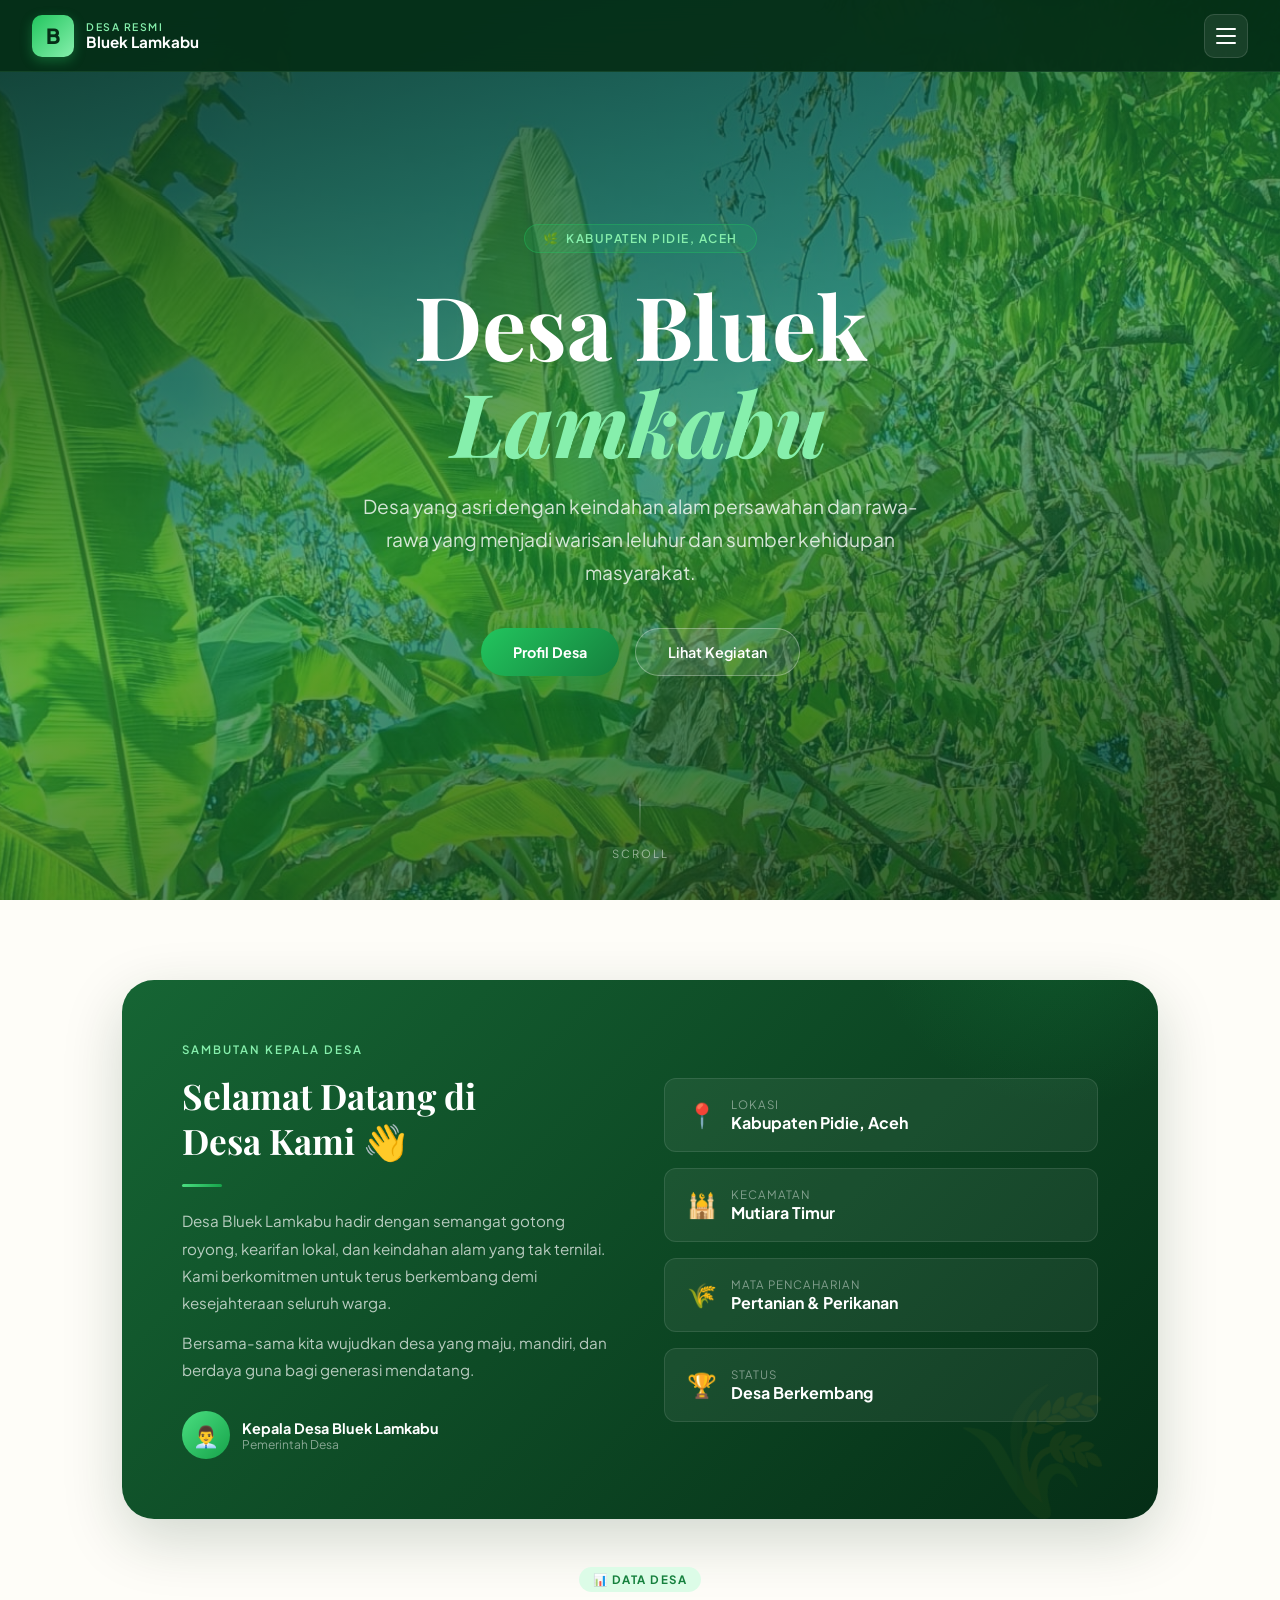
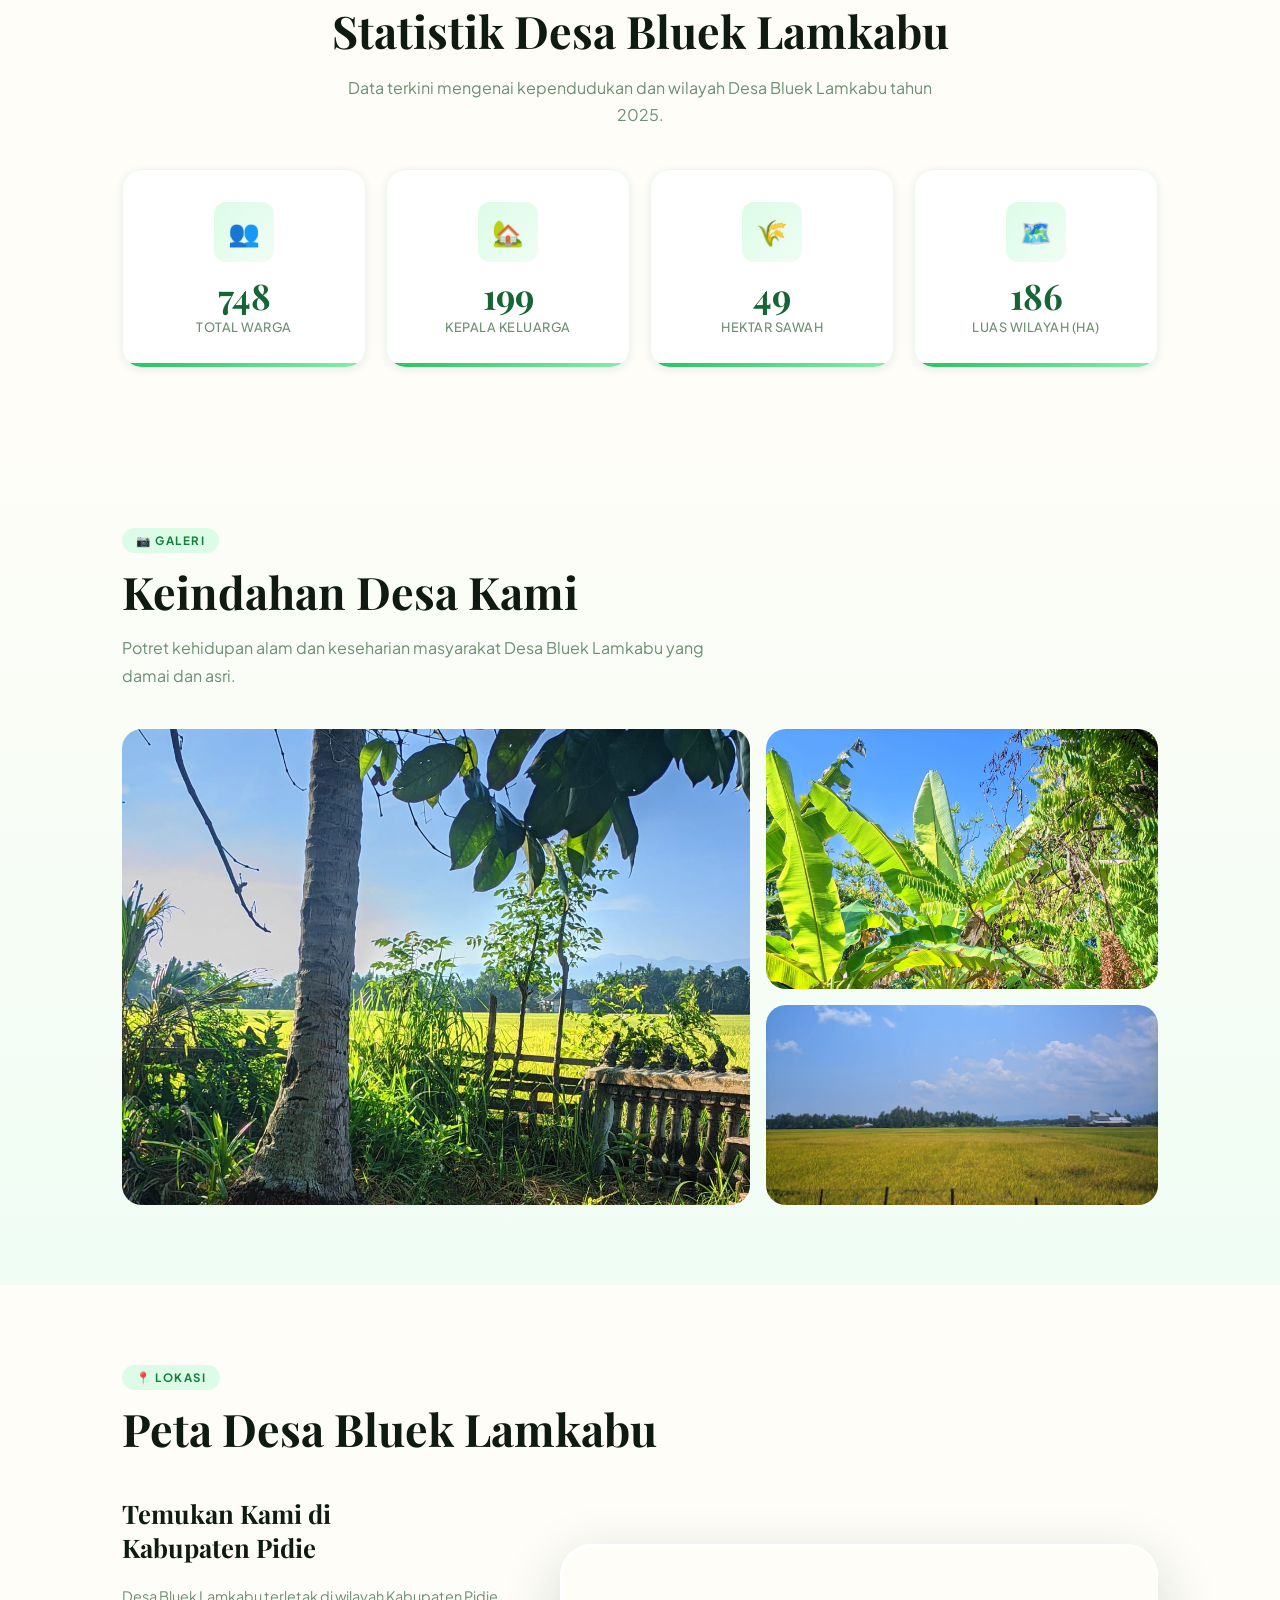
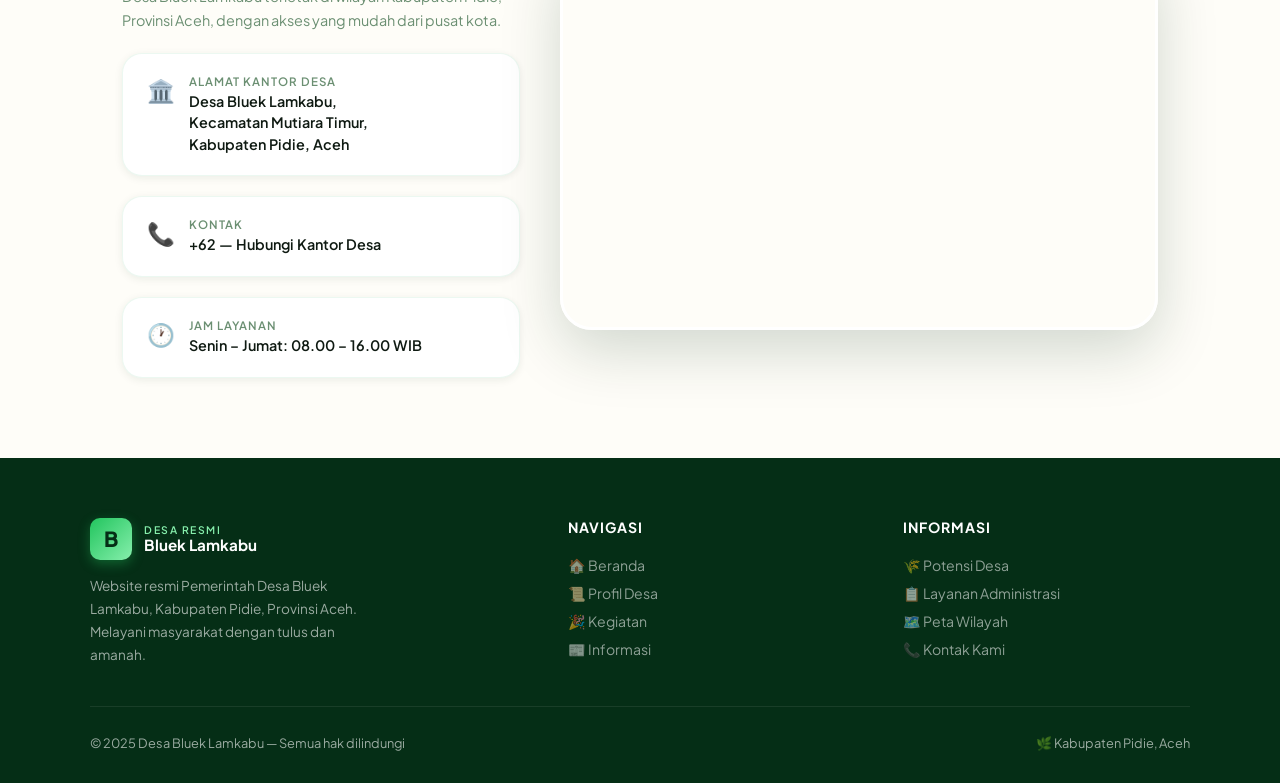
<file: index.html>
<!DOCTYPE html>
<html lang="id">
<head>
  <meta charset="UTF-8" />
  <meta name="viewport" content="width=device-width, initial-scale=1.0" />
  <title>Desa Bluek Lamkabu — Beranda</title>
  <meta name="description" content="Website resmi Desa Bluek Lamkabu, Kabupaten Pidie, Aceh." />
  <link rel="stylesheet" href="style.css" />
</head>
<body>

  <!-- ═══ NAVBAR ═══════════════════════════════════════════════════ -->
  <header class="navbar" id="navbar">
    <a href="index.html" class="nav-brand">
      <div class="nav-logo">B</div>
      <div class="nav-title">
        <span>Desa Resmi</span>
        <span>Bluek Lamkabu</span>
      </div>
    </a>
    <button class="hamburger" id="hamburger" aria-label="Menu">
      <span></span><span></span><span></span>
    </button>
  </header>

  <!-- ═══ SIDE MENU ════════════════════════════════════════════════ -->
  <div class="menu-overlay" id="menuOverlay"></div>
  <aside class="side-menu" id="sideMenu">
    <div class="side-menu-header">
      <p>Navigasi Utama</p>
      <h3>Desa Bluek<br>Lamkabu</h3>
    </div>
    <nav>
      <a href="index.html">
        <span class="menu-icon">🏠</span> Beranda
      </a>
      <a href="profil.html">
        <span class="menu-icon">📜</span> Profil Desa
      </a>
      <a href="kegiatan.html">
        <span class="menu-icon">🎉</span> Kegiatan
      </a>
      <a href="informasi.html">
        <span class="menu-icon">📰</span> Informasi
      </a>
    </nav>
    <div class="side-menu-footer">
      <p>© 2025 Pemerintah Desa Bluek Lamkabu<br>Kabupaten Pidie, Aceh</p>
    </div>
  </aside>

  <!-- ═══ HERO ══════════════════════════════════════════════════════ -->
  <section class="hero">
    <div class="hero-bg" id="heroBg"></div>
    <div class="hero-overlay"></div>
    <div class="hero-content">
      <div class="hero-badge">
        🌿 &nbsp;Kabupaten Pidie, Aceh
      </div>
      <h1>Desa Bluek<br><em>Lamkabu</em></h1>
      <p>Desa yang asri dengan keindahan alam persawahan dan rawa-rawa yang menjadi warisan leluhur dan sumber kehidupan masyarakat.</p>
      <div class="hero-actions">
        <a href="profil.html" class="btn-primary"> Profil Desa</a>
        <a href="kegiatan.html" class="btn-ghost"> Lihat Kegiatan</a>
      </div>
    </div>
    <div class="hero-scroll">
      <div class="scroll-line"></div>
      <span>Scroll</span>
    </div>
  </section>

  <!-- ═══ WELCOME ═══════════════════════════════════════════════════ -->
  <div class="welcome-section">
    <div class="welcome-card reveal">
      <div class="welcome-text">
        <p class="eyebrow">Sambutan Kepala Desa</p>
        <h2>Selamat Datang di<br>Desa Kami 👋</h2>
        <div class="welcome-divider"></div>
        <p>Desa Bluek Lamkabu hadir dengan semangat gotong royong, kearifan lokal, dan keindahan alam yang tak ternilai. Kami berkomitmen untuk terus berkembang demi kesejahteraan seluruh warga.</p>
        <p style="margin-top:12px">Bersama-sama kita wujudkan desa yang maju, mandiri, dan berdaya guna bagi generasi mendatang.</p>
        <div class="welcome-sig">
          <div class="sig-avatar">👨‍💼</div>
          <div class="sig-info">
            <span class="sig-name">Kepala Desa Bluek Lamkabu</span>
            <span class="sig-role">Pemerintah Desa</span>
          </div>
        </div>
      </div>
      <div class="welcome-visual">
        <div class="info-pill">
          <span class="pill-icon">📍</span>
          <div class="pill-text">
            <span class="label">Lokasi</span>
            <span class="value">Kabupaten Pidie, Aceh</span>
          </div>
        </div>
        <div class="info-pill">
          <span class="pill-icon">🕌</span>
          <div class="pill-text">
            <span class="label">Kecamatan</span>
            <span class="value">Mutiara Timur</span>
          </div>
        </div>
        <div class="info-pill">
          <span class="pill-icon">🌾</span>
          <div class="pill-text">
            <span class="label">Mata Pencaharian</span>
            <span class="value">Pertanian & Perikanan</span>
          </div>
        </div>
        <div class="info-pill">
          <span class="pill-icon">🏆</span>
          <div class="pill-text">
            <span class="label">Status</span>
            <span class="value">Desa Berkembang</span>
          </div>
        </div>
      </div>
    </div>
  </div>

  <!-- ═══ STATISTIK ═════════════════════════════════════════════════ -->
  <div class="stats-section">
    <div style="text-align:center; margin-bottom:40px" class="reveal">
      <span class="section-label">📊 Data Desa</span>
      <h2 class="section-title">Statistik Desa Bluek Lamkabu</h2>
      <p class="section-desc" style="margin:0 auto">Data terkini mengenai kependudukan dan wilayah Desa Bluek Lamkabu tahun 2025.</p>
    </div>
    <div class="stats-grid">
      <div class="stat-card reveal">
        <div class="stat-icon">👥</div>
        <div class="stat-value" data-target="1248">0</div>
        <div class="stat-label">Total Warga</div>
      </div>
      <div class="stat-card reveal" style="transition-delay:0.1s">
        <div class="stat-icon">🏡</div>
        <div class="stat-value" data-target="342">0</div>
        <div class="stat-label">Kepala Keluarga</div>
      </div>
      <div class="stat-card reveal" style="transition-delay:0.2s">
        <div class="stat-icon">🌾</div>
        <div class="stat-value" data-target="85">0</div>
        <div class="stat-label">Hektar Sawah</div>
      </div>
      <div class="stat-card reveal" style="transition-delay:0.3s">
        <div class="stat-icon">🗺️</div>
        <div class="stat-value" data-target="320">0</div>
        <div class="stat-label">Luas Wilayah (Ha)</div>
      </div>
    </div>
  </div>

  <!-- ═══ GALERI ════════════════════════════════════════════════════ -->
  <section class="gallery-section">
    <div class="gallery-inner">
      <div class="reveal">
        <span class="section-label">📷 Galeri</span>
        <h2 class="section-title">Keindahan Desa Kami</h2>
        <p class="section-desc">Potret kehidupan alam dan keseharian masyarakat Desa Bluek Lamkabu yang damai dan asri.</p>
      </div>
      <div class="gallery-grid reveal">
        <div class="gallery-img large">
          <img src="images/sawah.jpg" alt="Sawah Desa" loading="lazy" />
          <div class="gallery-caption">🌾 Hamparan sawah yang subur</div>
        </div>
        <div class="gallery-img">
          <img src="images/alam_rawa.jpg" alt="Alam Desa" loading="lazy" />
          <div class="gallery-caption">🏞️ Keindahan alam desa</div>
        </div>
        <div class="gallery-img">
          <img src="images/pertanian.jpg" alt="Pertanian" loading="lazy" />
          <div class="gallery-caption">🌿 Area pertanian warga</div>
        </div>
      </div>
    </div>
  </section>

  <!-- ═══ PETA ═══════════════════════════════════════════════════════ -->
  <section class="maps-section">
    <div class="reveal">
      <span class="section-label">📍 Lokasi</span>
      <h2 class="section-title">Peta Desa Bluek Lamkabu</h2>
    </div>
    <div class="maps-wrapper reveal">
      <div class="maps-info">
        <h3>Temukan Kami di<br>Kabupaten Pidie</h3>
        <p style="color:var(--text-light); font-size:0.9rem; line-height:1.7">Desa Bluek Lamkabu terletak di wilayah Kabupaten Pidie, Provinsi Aceh, dengan akses yang mudah dari pusat kota.</p>
        <div class="address-card">
          <span class="addr-icon">🏛️</span>
          <div>
            <div class="addr-label">Alamat Kantor Desa</div>
            <div class="addr-value">Desa Bluek Lamkabu,<br>Kecamatan Mutiara Timur,<br>Kabupaten Pidie, Aceh</div>
          </div>
        </div>
        <div class="address-card">
          <span class="addr-icon">📞</span>
          <div>
            <div class="addr-label">Kontak</div>
            <div class="addr-value">+62 — Hubungi Kantor Desa</div>
          </div>
        </div>
        <div class="address-card">
          <span class="addr-icon">🕐</span>
          <div>
            <div class="addr-label">Jam Layanan</div>
            <div class="addr-value">Senin – Jumat: 08.00 – 16.00 WIB</div>
          </div>
        </div>
      </div>
      <div class="map-iframe-wrap">
        <iframe
          src="https://www.google.com/maps/embed?pb=!1m18!1m12!1m3!1d63512.39!2d95.95!3d5.38!2m3!1f0!2f0!3f0!3m2!1i1024!2i768!4f13.1!3m3!1m2!1s0x304012b7ad9e9c5f%3A0xbf5fcdf2b93a6f8!2sLamkabu%2C%20Mutiara%20Timur%2C%20Pidie%20Regency%2C%20Aceh!5e0!3m2!1sid!2sid!4v1700000000000"
          allowfullscreen=""
          loading="lazy"
          referrerpolicy="no-referrer-when-downgrade"
          title="Peta Desa Bluek Lamkabu">
        </iframe>
      </div>
    </div>
  </section>

  <!-- ═══ FOOTER ════════════════════════════════════════════════════ -->
  <footer>
    <div class="footer-inner">
      <div class="footer-top">
        <div class="footer-brand">
          <a href="index.html" class="nav-brand" style="margin-bottom:14px; display:flex">
            <div class="nav-logo">B</div>
            <div class="nav-title">
              <span>Desa Resmi</span>
              <span>Bluek Lamkabu</span>
            </div>
          </a>
          <p>Website resmi Pemerintah Desa Bluek Lamkabu, Kabupaten Pidie, Provinsi Aceh. Melayani masyarakat dengan tulus dan amanah.</p>
        </div>
        <div class="footer-col">
          <h4>Navigasi</h4>
          <ul>
            <li><a href="index.html">🏠 Beranda</a></li>
            <li><a href="profil.html">📜 Profil Desa</a></li>
            <li><a href="kegiatan.html">🎉 Kegiatan</a></li>
            <li><a href="informasi.html">📰 Informasi</a></li>
          </ul>
        </div>
        <div class="footer-col">
          <h4>Informasi</h4>
          <ul>
            <li><a href="#">🌾 Potensi Desa</a></li>
            <li><a href="#">📋 Layanan Administrasi</a></li>
            <li><a href="#">🗺️ Peta Wilayah</a></li>
            <li><a href="#">📞 Kontak Kami</a></li>
          </ul>
        </div>
      </div>
      <div class="footer-bottom">
        <span>© 2025 Desa Bluek Lamkabu — Semua hak dilindungi</span>
        <span>🌿 Kabupaten Pidie, Aceh</span>
      </div>
    </div>
  </footer>

  <script src="main.js"></script>
</body>
</html>
</file>
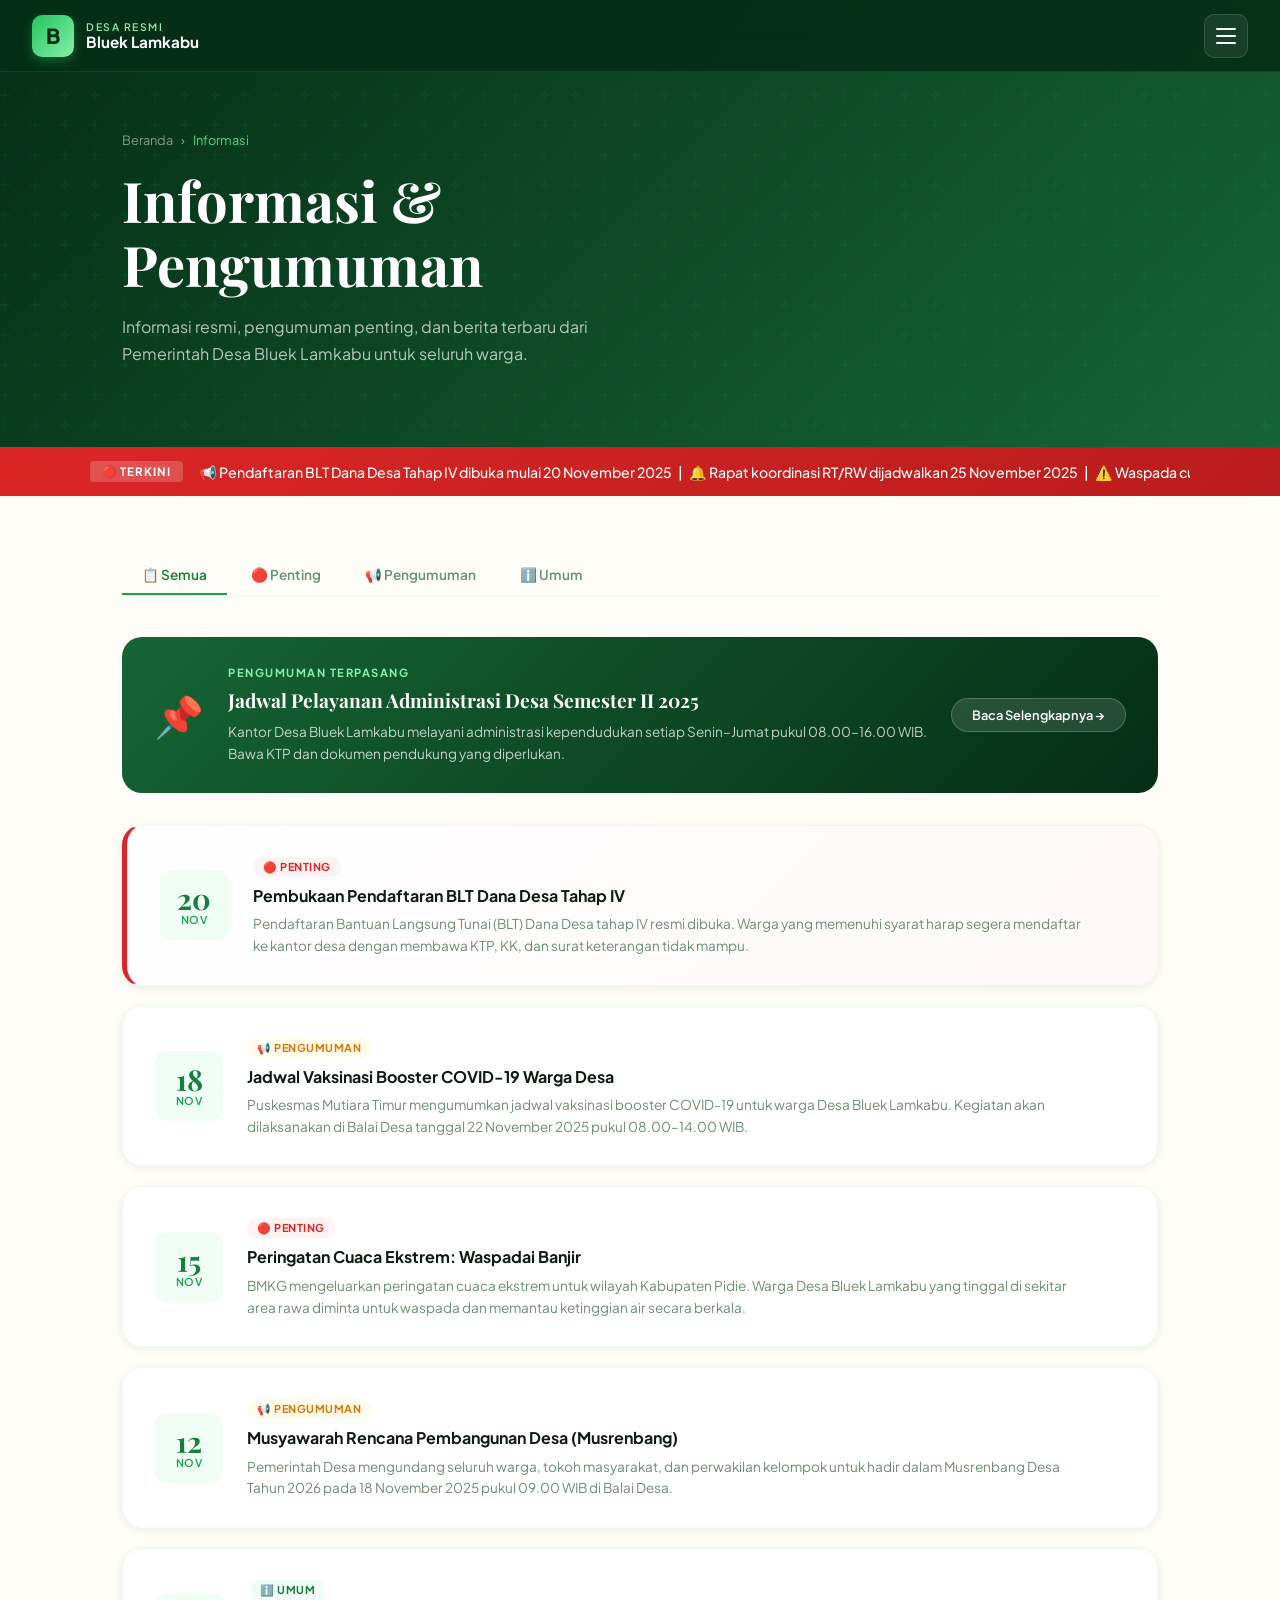
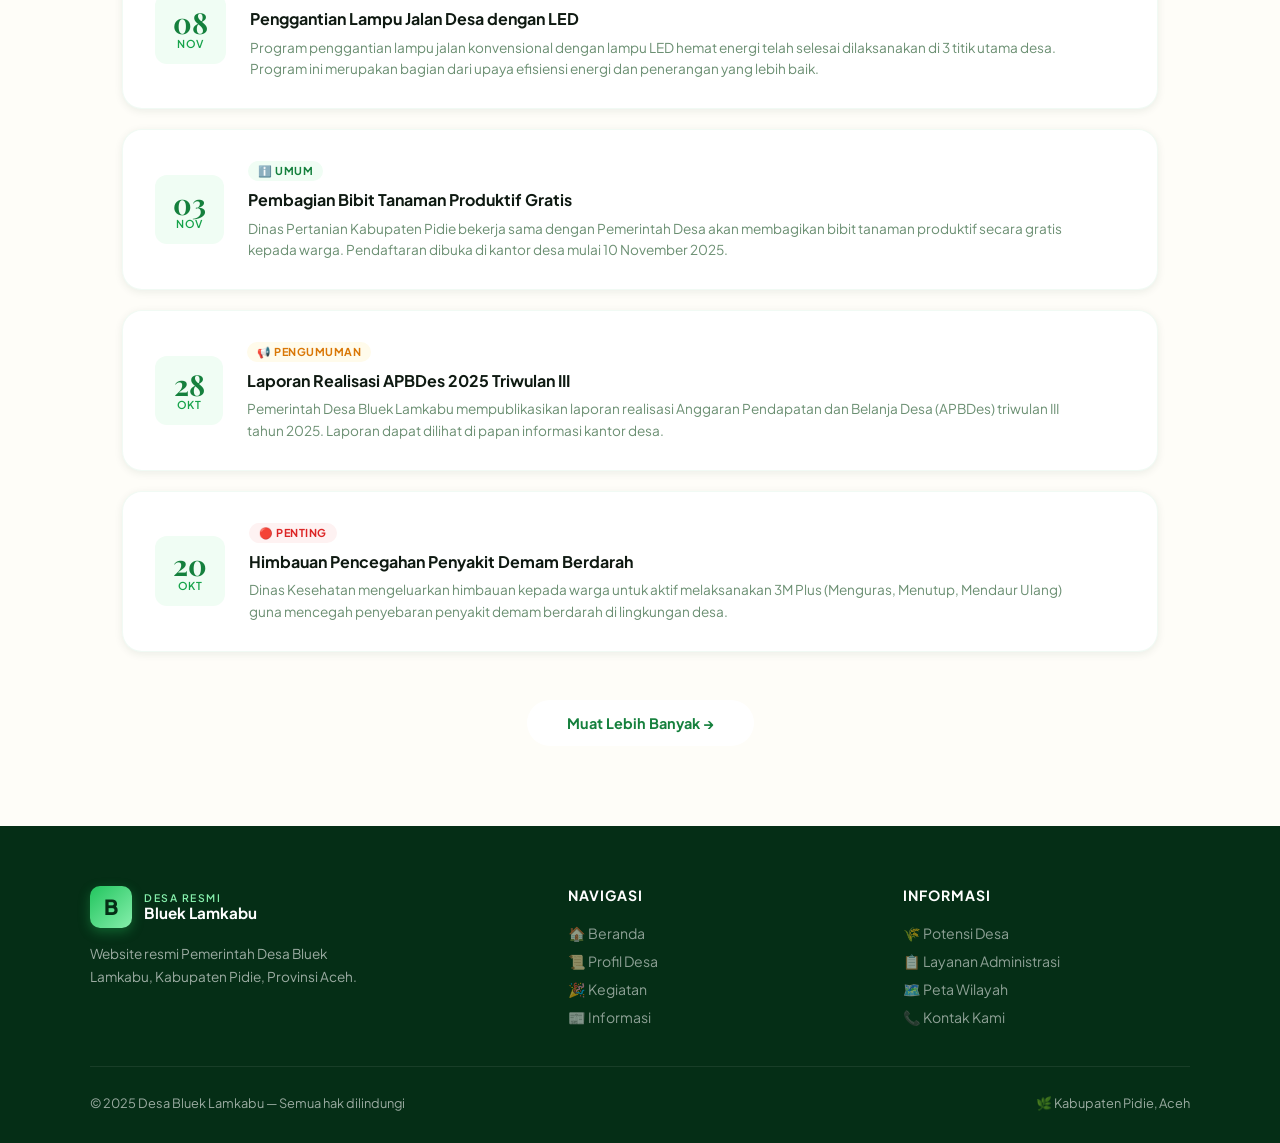
<file: informasi.html>
<!DOCTYPE html>
<html lang="id">
<head>
  <meta charset="UTF-8" />
  <meta name="viewport" content="width=device-width, initial-scale=1.0" />
  <title>Informasi & Pengumuman — Bluek Lamkabu</title>
  <link rel="stylesheet" href="style.css" />
</head>
<body>

  <!-- ═══ NAVBAR ═══════════════════════════════════════════════════ -->
  <header class="navbar" id="navbar">
    <a href="index.html" class="nav-brand">
      <div class="nav-logo">B</div>
      <div class="nav-title">
        <span>Desa Resmi</span>
        <span>Bluek Lamkabu</span>
      </div>
    </a>
    <button class="hamburger" id="hamburger" aria-label="Menu">
      <span></span><span></span><span></span>
    </button>
  </header>

  <div class="menu-overlay" id="menuOverlay"></div>
  <aside class="side-menu" id="sideMenu">
    <div class="side-menu-header">
      <p>Navigasi Utama</p>
      <h3>Desa Bluek<br>Lamkabu</h3>
    </div>
    <nav>
      <a href="index.html"><span class="menu-icon">🏠</span> Beranda</a>
      <a href="profil.html"><span class="menu-icon">📜</span> Profil Desa</a>
      <a href="kegiatan.html"><span class="menu-icon">🎉</span> Kegiatan</a>
      <a href="informasi.html"><span class="menu-icon">📰</span> Informasi</a>
    </nav>
    <div class="side-menu-footer">
      <p>© 2025 Pemerintah Desa Bluek Lamkabu<br>Kabupaten Pidie, Aceh</p>
    </div>
  </aside>

  <!-- ═══ PAGE HERO ════════════════════════════════════════════════ -->
  <section class="page-hero">
    <div class="page-hero-content">
      <div class="breadcrumb">
        <a href="index.html">Beranda</a>
        <span>›</span>
        <span>Informasi</span>
      </div>
      <h1>Informasi &<br>Pengumuman</h1>
      <p>Informasi resmi, pengumuman penting, dan berita terbaru dari Pemerintah Desa Bluek Lamkabu untuk seluruh warga.</p>
    </div>
  </section>

  <!-- ═══ BREAKING NEWS BANNER ══════════════════════════════════════ -->
  <div style="background: linear-gradient(135deg, #dc2626, #b91c1c); color: white; padding: 14px 2rem; overflow: hidden;">
    <div style="max-width: 1100px; margin: 0 auto; display: flex; align-items: center; gap: 16px;">
      <span style="background: rgba(255,255,255,0.2); padding: 3px 12px; border-radius: 4px; font-size: 0.72rem; font-weight: 700; text-transform: uppercase; letter-spacing: 1px; flex-shrink: 0;">🔴 Terkini</span>
      <div style="overflow: hidden; flex: 1;">
        <div id="ticker" style="white-space: nowrap; font-size: 0.88rem; font-weight: 500; animation: ticker 18s linear infinite;">
          📢 Pendaftaran BLT Dana Desa Tahap IV dibuka mulai 20 November 2025 &nbsp;&nbsp;|&nbsp;&nbsp; 🔔 Rapat koordinasi RT/RW dijadwalkan 25 November 2025 &nbsp;&nbsp;|&nbsp;&nbsp; ⚠️ Waspada cuaca ekstrem, hindari aktivitas di luar rumah saat hujan deras
        </div>
      </div>
    </div>
  </div>

  <style>
    @keyframes ticker {
      0%   { transform: translateX(100%); }
      100% { transform: translateX(-100%); }
    }
    .info-tab-btn {
      background: transparent;
      border: none;
      padding: 10px 20px;
      font-family: 'Plus Jakarta Sans', sans-serif;
      font-size: 0.85rem;
      font-weight: 600;
      color: var(--text-light);
      cursor: pointer;
      border-bottom: 2.5px solid transparent;
      transition: all 0.25s ease;
    }
    .info-tab-btn.active {
      color: var(--green-700);
      border-bottom-color: var(--green-600);
    }
    .info-tab-btn:hover { color: var(--green-700); }
    .info-panel { display: none; }
    .info-panel.active { display: block; }
    
    /* Highlighted important card */
    .info-card.penting-card {
      border-left: 5px solid #dc2626;
      background: linear-gradient(135deg, #fff, #fff8f8);
    }
  </style>

  <!-- ═══ CONTENT ══════════════════════════════════════════════════ -->
  <div class="content-section">

    <!-- Tabs -->
    <div style="display: flex; gap: 4px; border-bottom: 2px solid var(--green-50); margin-bottom: 40px; overflow-x: auto; scrollbar-width: none;" class="reveal">
      <button class="info-tab-btn active" onclick="showTab('semua', this)">📋 Semua</button>
      <button class="info-tab-btn" onclick="showTab('penting', this)">🔴 Penting</button>
      <button class="info-tab-btn" onclick="showTab('pengumuman', this)">📢 Pengumuman</button>
      <button class="info-tab-btn" onclick="showTab('umum', this)">ℹ️ Umum</button>
    </div>

    <div id="tab-semua" class="info-panel active">
      <!-- Pinned Important Notice -->
      <div style="background: linear-gradient(135deg, var(--green-800), var(--green-950)); border-radius: var(--radius-md); padding: 28px 32px; margin-bottom: 32px; color: white; display: flex; align-items: center; gap: 24px;" class="reveal">
        <div style="font-size: 2.5rem; flex-shrink:0">📌</div>
        <div>
          <div style="font-size: 0.7rem; text-transform: uppercase; letter-spacing: 1.5px; color: var(--green-300); font-weight: 700; margin-bottom: 8px">PENGUMUMAN TERPASANG</div>
          <h3 style="font-family: 'Playfair Display', serif; font-size: 1.2rem; margin-bottom: 8px">Jadwal Pelayanan Administrasi Desa Semester II 2025</h3>
          <p style="font-size: 0.85rem; color: rgba(255,255,255,0.75); line-height: 1.6">Kantor Desa Bluek Lamkabu melayani administrasi kependudukan setiap Senin–Jumat pukul 08.00–16.00 WIB. Bawa KTP dan dokumen pendukung yang diperlukan.</p>
        </div>
        <a href="#" style="flex-shrink:0; background: rgba(255,255,255,0.12); border: 1px solid rgba(255,255,255,0.2); color: white; padding: 8px 20px; border-radius: 50px; font-size: 0.8rem; font-weight: 600; text-decoration: none; transition: all 0.2s; white-space: nowrap;">Baca Selengkapnya →</a>
      </div>

      <div class="info-list">

        <div class="info-card penting-card reveal" data-tipe="penting">
          <div class="info-card-date">
            <span class="day">20</span>
            <span class="month">Nov</span>
          </div>
          <div class="info-card-body">
            <span class="info-badge penting">🔴 Penting</span>
            <h3>Pembukaan Pendaftaran BLT Dana Desa Tahap IV</h3>
            <p>Pendaftaran Bantuan Langsung Tunai (BLT) Dana Desa tahap IV resmi dibuka. Warga yang memenuhi syarat harap segera mendaftar ke kantor desa dengan membawa KTP, KK, dan surat keterangan tidak mampu.</p>
          </div>
          <span class="info-card-arrow">›</span>
        </div>

        <div class="info-card reveal" data-tipe="pengumuman">
          <div class="info-card-date">
            <span class="day">18</span>
            <span class="month">Nov</span>
          </div>
          <div class="info-card-body">
            <span class="info-badge pengumuman">📢 Pengumuman</span>
            <h3>Jadwal Vaksinasi Booster COVID-19 Warga Desa</h3>
            <p>Puskesmas Mutiara Timur mengumumkan jadwal vaksinasi booster COVID-19 untuk warga Desa Bluek Lamkabu. Kegiatan akan dilaksanakan di Balai Desa tanggal 22 November 2025 pukul 08.00–14.00 WIB.</p>
          </div>
          <span class="info-card-arrow">›</span>
        </div>

        <div class="info-card reveal" data-tipe="penting">
          <div class="info-card-date">
            <span class="day">15</span>
            <span class="month">Nov</span>
          </div>
          <div class="info-card-body">
            <span class="info-badge penting">🔴 Penting</span>
            <h3>Peringatan Cuaca Ekstrem: Waspadai Banjir</h3>
            <p>BMKG mengeluarkan peringatan cuaca ekstrem untuk wilayah Kabupaten Pidie. Warga Desa Bluek Lamkabu yang tinggal di sekitar area rawa diminta untuk waspada dan memantau ketinggian air secara berkala.</p>
          </div>
          <span class="info-card-arrow">›</span>
        </div>

        <div class="info-card reveal" data-tipe="pengumuman">
          <div class="info-card-date">
            <span class="day">12</span>
            <span class="month">Nov</span>
          </div>
          <div class="info-card-body">
            <span class="info-badge pengumuman">📢 Pengumuman</span>
            <h3>Musyawarah Rencana Pembangunan Desa (Musrenbang)</h3>
            <p>Pemerintah Desa mengundang seluruh warga, tokoh masyarakat, dan perwakilan kelompok untuk hadir dalam Musrenbang Desa Tahun 2026 pada 18 November 2025 pukul 09.00 WIB di Balai Desa.</p>
          </div>
          <span class="info-card-arrow">›</span>
        </div>

        <div class="info-card reveal" data-tipe="umum">
          <div class="info-card-date">
            <span class="day">08</span>
            <span class="month">Nov</span>
          </div>
          <div class="info-card-body">
            <span class="info-badge umum">ℹ️ Umum</span>
            <h3>Penggantian Lampu Jalan Desa dengan LED</h3>
            <p>Program penggantian lampu jalan konvensional dengan lampu LED hemat energi telah selesai dilaksanakan di 3 titik utama desa. Program ini merupakan bagian dari upaya efisiensi energi dan penerangan yang lebih baik.</p>
          </div>
          <span class="info-card-arrow">›</span>
        </div>

        <div class="info-card reveal" data-tipe="umum">
          <div class="info-card-date">
            <span class="day">03</span>
            <span class="month">Nov</span>
          </div>
          <div class="info-card-body">
            <span class="info-badge umum">ℹ️ Umum</span>
            <h3>Pembagian Bibit Tanaman Produktif Gratis</h3>
            <p>Dinas Pertanian Kabupaten Pidie bekerja sama dengan Pemerintah Desa akan membagikan bibit tanaman produktif secara gratis kepada warga. Pendaftaran dibuka di kantor desa mulai 10 November 2025.</p>
          </div>
          <span class="info-card-arrow">›</span>
        </div>

        <div class="info-card reveal" data-tipe="pengumuman">
          <div class="info-card-date">
            <span class="day">28</span>
            <span class="month">Okt</span>
          </div>
          <div class="info-card-body">
            <span class="info-badge pengumuman">📢 Pengumuman</span>
            <h3>Laporan Realisasi APBDes 2025 Triwulan III</h3>
            <p>Pemerintah Desa Bluek Lamkabu mempublikasikan laporan realisasi Anggaran Pendapatan dan Belanja Desa (APBDes) triwulan III tahun 2025. Laporan dapat dilihat di papan informasi kantor desa.</p>
          </div>
          <span class="info-card-arrow">›</span>
        </div>

        <div class="info-card reveal" data-tipe="penting">
          <div class="info-card-date">
            <span class="day">20</span>
            <span class="month">Okt</span>
          </div>
          <div class="info-card-body">
            <span class="info-badge penting">🔴 Penting</span>
            <h3>Himbauan Pencegahan Penyakit Demam Berdarah</h3>
            <p>Dinas Kesehatan mengeluarkan himbauan kepada warga untuk aktif melaksanakan 3M Plus (Menguras, Menutup, Mendaur Ulang) guna mencegah penyebaran penyakit demam berdarah di lingkungan desa.</p>
          </div>
          <span class="info-card-arrow">›</span>
        </div>

      </div>
    </div>

    <!-- Other panels filtered by JS -->
    <div id="tab-penting"     class="info-panel"></div>
    <div id="tab-pengumuman"  class="info-panel"></div>
    <div id="tab-umum"        class="info-panel"></div>

    <!-- Load More -->
    <div style="text-align:center; margin-top: 48px" class="reveal">
      <button onclick="this.textContent='Memuat...'" style="background: var(--white); border: 2px solid var(--green-200); color: var(--green-700); padding: 14px 40px; border-radius: 50px; font-family: 'Plus Jakarta Sans', sans-serif; font-size: 0.9rem; font-weight: 700; cursor: pointer; transition: all 0.25s ease;" onmouseover="this.style.background='var(--green-50)'" onmouseout="this.style.background='var(--white)'">
        Muat Lebih Banyak →
      </button>
    </div>
  </div>

  <!-- ═══ FOOTER ════════════════════════════════════════════════════ -->
  <footer>
    <div class="footer-inner">
      <div class="footer-top">
        <div class="footer-brand">
          <a href="index.html" class="nav-brand" style="margin-bottom:14px; display:flex">
            <div class="nav-logo">B</div>
            <div class="nav-title">
              <span>Desa Resmi</span>
              <span>Bluek Lamkabu</span>
            </div>
          </a>
          <p>Website resmi Pemerintah Desa Bluek Lamkabu, Kabupaten Pidie, Provinsi Aceh.</p>
        </div>
        <div class="footer-col">
          <h4>Navigasi</h4>
          <ul>
            <li><a href="index.html">🏠 Beranda</a></li>
            <li><a href="profil.html">📜 Profil Desa</a></li>
            <li><a href="kegiatan.html">🎉 Kegiatan</a></li>
            <li><a href="informasi.html">📰 Informasi</a></li>
          </ul>
        </div>
        <div class="footer-col">
          <h4>Informasi</h4>
          <ul>
            <li><a href="#">🌾 Potensi Desa</a></li>
            <li><a href="#">📋 Layanan Administrasi</a></li>
            <li><a href="#">🗺️ Peta Wilayah</a></li>
            <li><a href="#">📞 Kontak Kami</a></li>
          </ul>
        </div>
      </div>
      <div class="footer-bottom">
        <span>© 2025 Desa Bluek Lamkabu — Semua hak dilindungi</span>
        <span>🌿 Kabupaten Pidie, Aceh</span>
      </div>
    </div>
  </footer>

  <script src="main.js"></script>
  <script>
    function showTab(tipe, btn) {
      // Update button states
      document.querySelectorAll('.info-tab-btn').forEach(b => b.classList.remove('active'));
      btn.classList.add('active');

      // Hide all panels
      document.querySelectorAll('.info-panel').forEach(p => p.classList.remove('active'));

      if (tipe === 'semua') {
        document.getElementById('tab-semua').classList.add('active');
      } else {
        const panel = document.getElementById('tab-' + tipe);
        panel.classList.add('active');

        // Populate filtered panel from "semua" cards
        const sourceCards = document.querySelectorAll('#tab-semua .info-card[data-tipe="' + tipe + '"]');
        panel.innerHTML = '<div class="info-list"></div>';
        const list = panel.querySelector('.info-list');

        if (sourceCards.length === 0) {
          panel.innerHTML = '<div style="text-align:center; padding:80px 20px; color:var(--text-light)"><div style="font-size:3rem; margin-bottom:16px">📭</div><h3 style="color:var(--text-dark)">Tidak ada informasi</h3><p>Belum ada informasi dalam kategori ini.</p></div>';
        } else {
          sourceCards.forEach(card => {
            list.appendChild(card.cloneNode(true));
          });
        }
      }
    }
  </script>
</body>
</html>
</file>
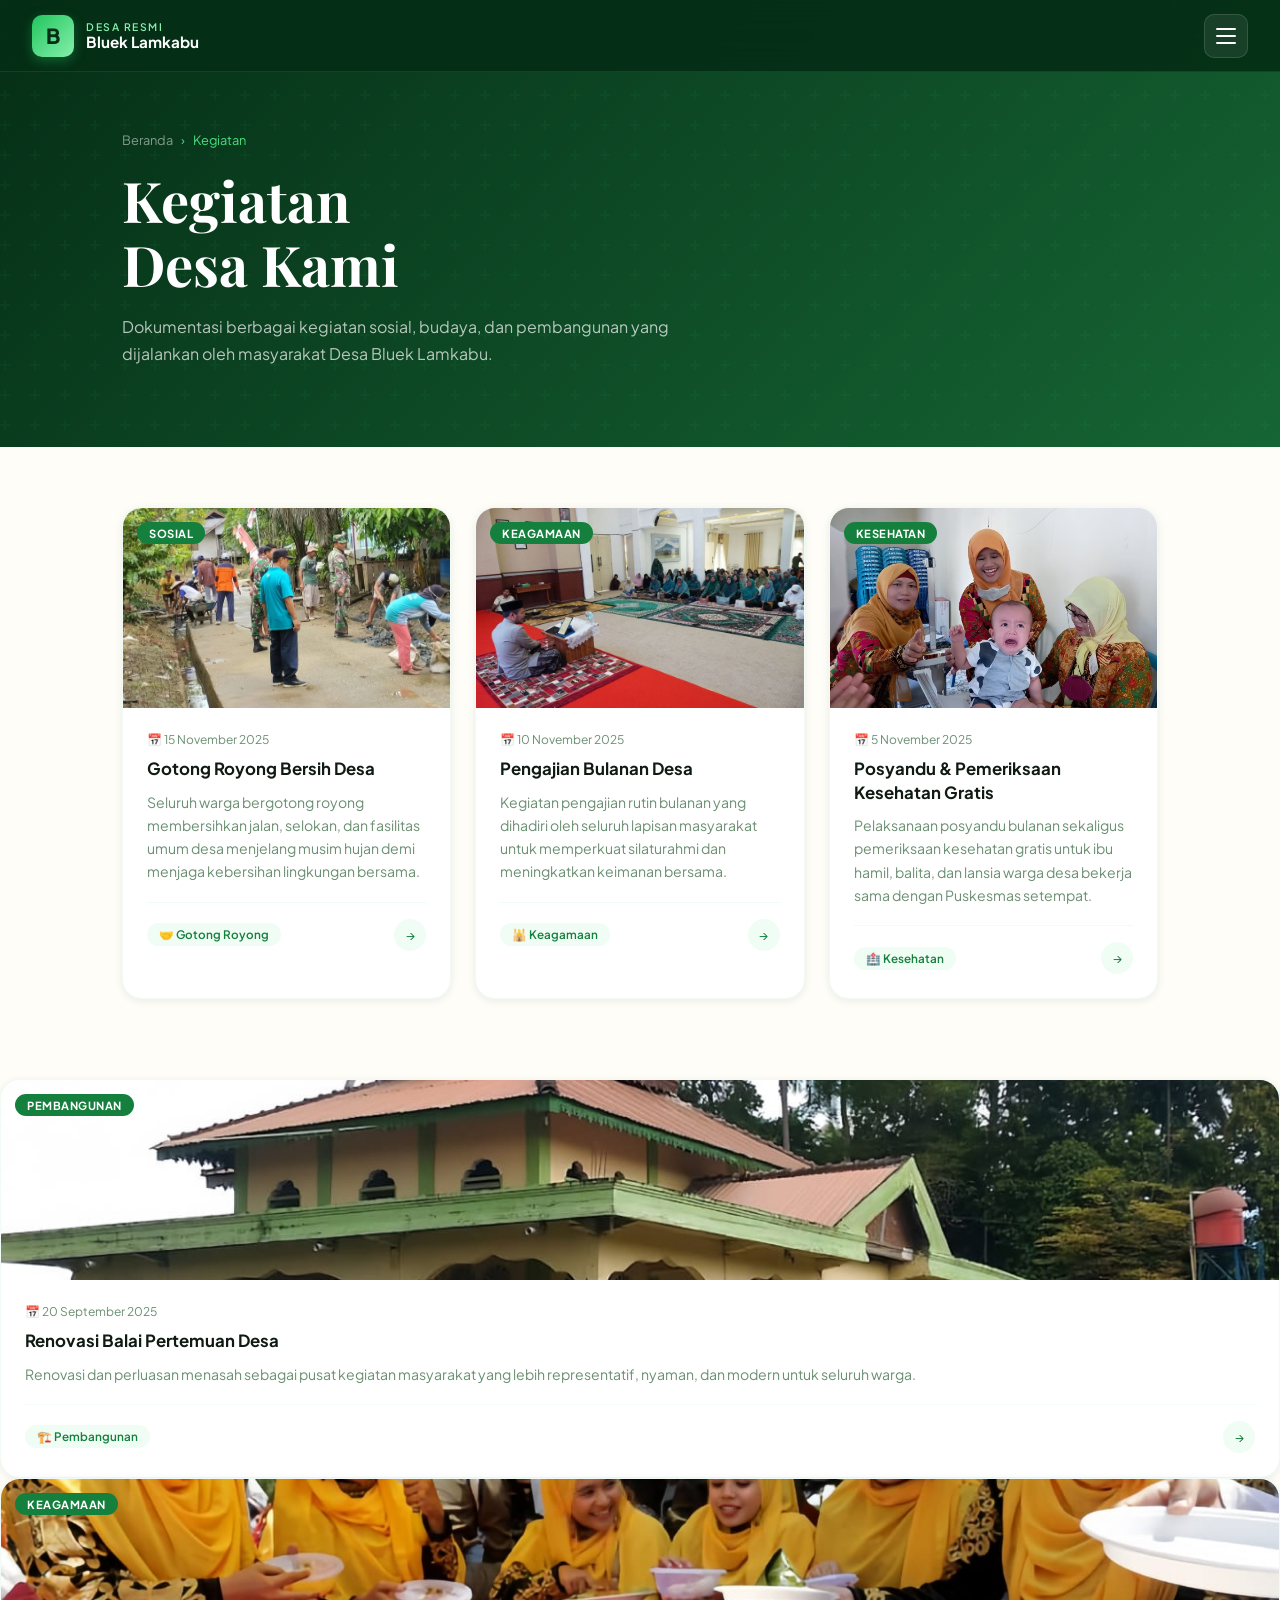
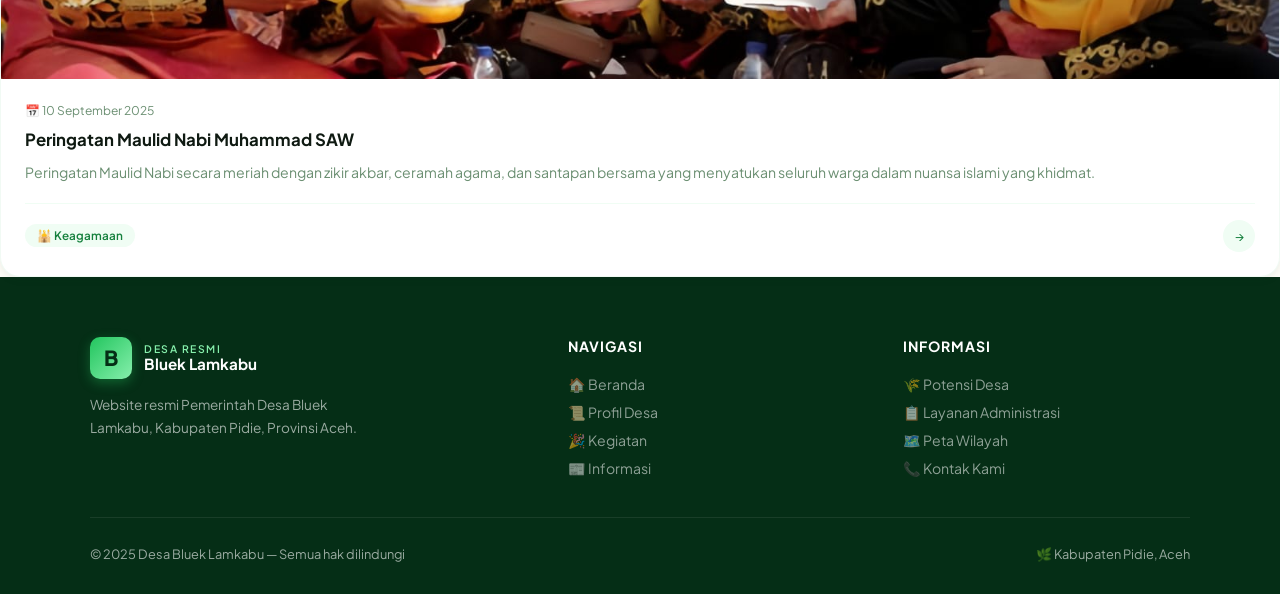
<file: kegiatan.html>
<!DOCTYPE html>
<html lang="id">
<head>
  <meta charset="UTF-8" />
  <meta name="viewport" content="width=device-width, initial-scale=1.0" />
  <title>Kegiatan Desa — Bluek Lamkabu</title>
  <link rel="stylesheet" href="style.css" />
</head>
<body>

  <!-- ═══ NAVBAR ═══════════════════════════════════════════════════ -->
  <header class="navbar" id="navbar">
    <a href="index.html" class="nav-brand">
      <div class="nav-logo">B</div>
      <div class="nav-title">
        <span>Desa Resmi</span>
        <span>Bluek Lamkabu</span>
      </div>
    </a>
    <button class="hamburger" id="hamburger" aria-label="Menu">
      <span></span><span></span><span></span>
    </button>
  </header>

  <div class="menu-overlay" id="menuOverlay"></div>
  <aside class="side-menu" id="sideMenu">
    <div class="side-menu-header">
      <p>Navigasi Utama</p>
      <h3>Desa Bluek<br>Lamkabu</h3>
    </div>
    <nav>
      <a href="index.html"><span class="menu-icon">🏠</span> Beranda</a>
      <a href="profil.html"><span class="menu-icon">📜</span> Profil Desa</a>
      <a href="kegiatan.html"><span class="menu-icon">🎉</span> Kegiatan</a>
      <a href="informasi.html"><span class="menu-icon">📰</span> Informasi</a>
    </nav>
    <div class="side-menu-footer">
      <p>© 2025 Pemerintah Desa Bluek Lamkabu<br>Kabupaten Pidie, Aceh</p>
    </div>
  </aside>

  <!-- ═══ PAGE HERO ════════════════════════════════════════════════ -->
  <section class="page-hero">
    <div class="page-hero-content">
      <div class="breadcrumb">
        <a href="index.html">Beranda</a>
        <span>›</span>
        <span>Kegiatan</span>
      </div>
      <h1>Kegiatan<br>Desa Kami</h1>
      <p>Dokumentasi berbagai kegiatan sosial, budaya, dan pembangunan yang dijalankan oleh masyarakat Desa Bluek Lamkabu.</p>
    </div>
  </section>

  <!-- ═══ FILTER BAR ════════════════════════════════════════════════ -->
  

  <style>
    .filter-btn {
      background: var(--green-50);
      border: 1.5px solid transparent;
      color: var(--text-mid);
      padding: 8px 18px;
      border-radius: 50px;
      font-size: 0.82rem;
      font-weight: 600;
      cursor: pointer;
      transition: all 0.25s ease;
      font-family: 'Plus Jakarta Sans', sans-serif;
      white-space: nowrap;
    }
    .filter-btn:hover {
      background: var(--green-100);
      color: var(--green-800);
    }
    .filter-btn.active {
      background: var(--green-700);
      color: var(--white);
      border-color: var(--green-700);
    }
    .kegiatan-card { display: block; }
    .kegiatan-card.hidden { display: none; }
  </style>

  <!-- ═══ KEGIATAN GRID ════════════════════════════════════════════ -->
  <div class="content-section">
    <div class="kegiatan-grid" id="kegiatanGrid">

      <!-- Card 1 -->
      <div class="kegiatan-card reveal" data-kategori="sosial">
        <div class="kegiatan-img">
          <img src="images/gotongroyong.jpg" alt="Gotong Royong" loading="lazy" />
          <div class="kegiatan-img-overlay">Sosial</div>
        </div>
        <div class="kegiatan-body">
          <div class="k-date">📅 15 November 2025</div>
          <h3>Gotong Royong Bersih Desa</h3>
          <p>Seluruh warga bergotong royong membersihkan jalan, selokan, dan fasilitas umum desa menjelang musim hujan demi menjaga kebersihan lingkungan bersama.</p>
          <div class="kegiatan-footer">
            <span class="k-tag">🤝 Gotong Royong</span>
            <span class="k-arrow">→</span>
          </div>
        </div>
      </div>

      <!-- Card 2 -->
      <div class="kegiatan-card reveal" data-kategori="keagamaan" style="transition-delay:0.1s">
        <div class="kegiatan-img">
          <img src="images/pengajian.jpg" alt="Pengajian" loading="lazy" />
          <div class="kegiatan-img-overlay">Keagamaan</div>
        </div>
        <div class="kegiatan-body">
          <div class="k-date">📅 10 November 2025</div>
          <h3>Pengajian Bulanan Desa</h3>
          <p>Kegiatan pengajian rutin bulanan yang dihadiri oleh seluruh lapisan masyarakat untuk memperkuat silaturahmi dan meningkatkan keimanan bersama.</p>
          <div class="kegiatan-footer">
            <span class="k-tag">🕌 Keagamaan</span>
            <span class="k-arrow">→</span>
          </div>
        </div>
      </div>

      <!-- Card 3 -->
      <div class="kegiatan-card reveal" data-kategori="kesehatan" style="transition-delay:0.2s">
        <div class="kegiatan-img">
          <img src="images/posyandu.jpg" alt="Posyandu" loading="lazy" />
          <div class="kegiatan-img-overlay">Kesehatan</div>
        </div>
        <div class="kegiatan-body">
          <div class="k-date">📅 5 November 2025</div>
          <h3>Posyandu & Pemeriksaan Kesehatan Gratis</h3>
          <p>Pelaksanaan posyandu bulanan sekaligus pemeriksaan kesehatan gratis untuk ibu hamil, balita, dan lansia warga desa bekerja sama dengan Puskesmas setempat.</p>
          <div class="kegiatan-footer">
            <span class="k-tag">🏥 Kesehatan</span>
            <span class="k-arrow">→</span>
          </div>
        </div>
      </div>

     
        </div>
      </div>

      <!-- Card 5 -->
      
        </div>
      </div>

      <!-- Card 6 -->
      
        </div>
      </div>

      <!-- Card 7 -->
      <div class="kegiatan-card reveal" data-kategori="pembangunan">
        <div class="kegiatan-img">
          <img src="images/menasah.jpg" alt="Renovasi" loading="lazy" />
          <div class="kegiatan-img-overlay">Pembangunan</div>
        </div>
        <div class="kegiatan-body">
          <div class="k-date">📅 20 September 2025</div>
          <h3>Renovasi Balai Pertemuan Desa</h3>
          <p>Renovasi dan perluasan menasah sebagai pusat kegiatan masyarakat yang lebih representatif, nyaman, dan modern untuk seluruh warga.</p>
          <div class="kegiatan-footer">
            <span class="k-tag">🏗️ Pembangunan</span>
            <span class="k-arrow">→</span>
          </div>
        </div>
      </div>

      <!-- Card 8 -->
      <div class="kegiatan-card reveal" data-kategori="keagamaan" style="transition-delay:0.1s">
        <div class="kegiatan-img">
          <img src="images/maulid.jpg" alt="Maulid" loading="lazy" />
          <div class="kegiatan-img-overlay">Keagamaan</div>
        </div>
        <div class="kegiatan-body">
          <div class="k-date">📅 10 September 2025</div>
          <h3>Peringatan Maulid Nabi Muhammad SAW</h3>
          <p>Peringatan Maulid Nabi secara meriah dengan zikir akbar, ceramah agama, dan santapan bersama yang menyatukan seluruh warga dalam nuansa islami yang khidmat.</p>
          <div class="kegiatan-footer">
            <span class="k-tag">🕌 Keagamaan</span>
            <span class="k-arrow">→</span>
          </div>
        </div>
      </div>

      <!-- Card 9 -->
     
        </div>
      </div>

    </div>

    <!-- Empty State -->
    <div id="emptyState" style="display:none; text-align:center; padding:80px 20px; color:var(--text-light)">
      <div style="font-size:3rem; margin-bottom:16px">🔍</div>
      <h3 style="color:var(--text-dark); margin-bottom:8px">Tidak ada kegiatan</h3>
      <p>Belum ada kegiatan dalam kategori ini saat ini.</p>
    </div>
  </div>

  <!-- ═══ FOOTER ════════════════════════════════════════════════════ -->
  <footer>
    <div class="footer-inner">
      <div class="footer-top">
        <div class="footer-brand">
          <a href="index.html" class="nav-brand" style="margin-bottom:14px; display:flex">
            <div class="nav-logo">B</div>
            <div class="nav-title">
              <span>Desa Resmi</span>
              <span>Bluek Lamkabu</span>
            </div>
          </a>
          <p>Website resmi Pemerintah Desa Bluek Lamkabu, Kabupaten Pidie, Provinsi Aceh.</p>
        </div>
        <div class="footer-col">
          <h4>Navigasi</h4>
          <ul>
            <li><a href="index.html">🏠 Beranda</a></li>
            <li><a href="profil.html">📜 Profil Desa</a></li>
            <li><a href="kegiatan.html">🎉 Kegiatan</a></li>
            <li><a href="informasi.html">📰 Informasi</a></li>
          </ul>
        </div>
        <div class="footer-col">
          <h4>Informasi</h4>
          <ul>
            <li><a href="#">🌾 Potensi Desa</a></li>
            <li><a href="#">📋 Layanan Administrasi</a></li>
            <li><a href="#">🗺️ Peta Wilayah</a></li>
            <li><a href="#">📞 Kontak Kami</a></li>
          </ul>
        </div>
      </div>
      <div class="footer-bottom">
        <span>© 2025 Desa Bluek Lamkabu — Semua hak dilindungi</span>
        <span>🌿 Kabupaten Pidie, Aceh</span>
      </div>
    </div>
  </footer>

  <script src="main.js"></script>
  <script>
    function filterKategori(kategori, btn) {
      // Update active button
      document.querySelectorAll('.filter-btn').forEach(b => b.classList.remove('active'));
      btn.classList.add('active');

      const cards = document.querySelectorAll('.kegiatan-card');
      let visibleCount = 0;

      cards.forEach(card => {
        const kat = card.dataset.kategori;
        if (kategori === 'semua' || kat === kategori) {
          card.classList.remove('hidden');
          visibleCount++;
        } else {
          card.classList.add('hidden');
        }
      });

      document.getElementById('emptyState').style.display = visibleCount === 0 ? 'block' : 'none';
    }
  </script>
</body>
</html>
</file>
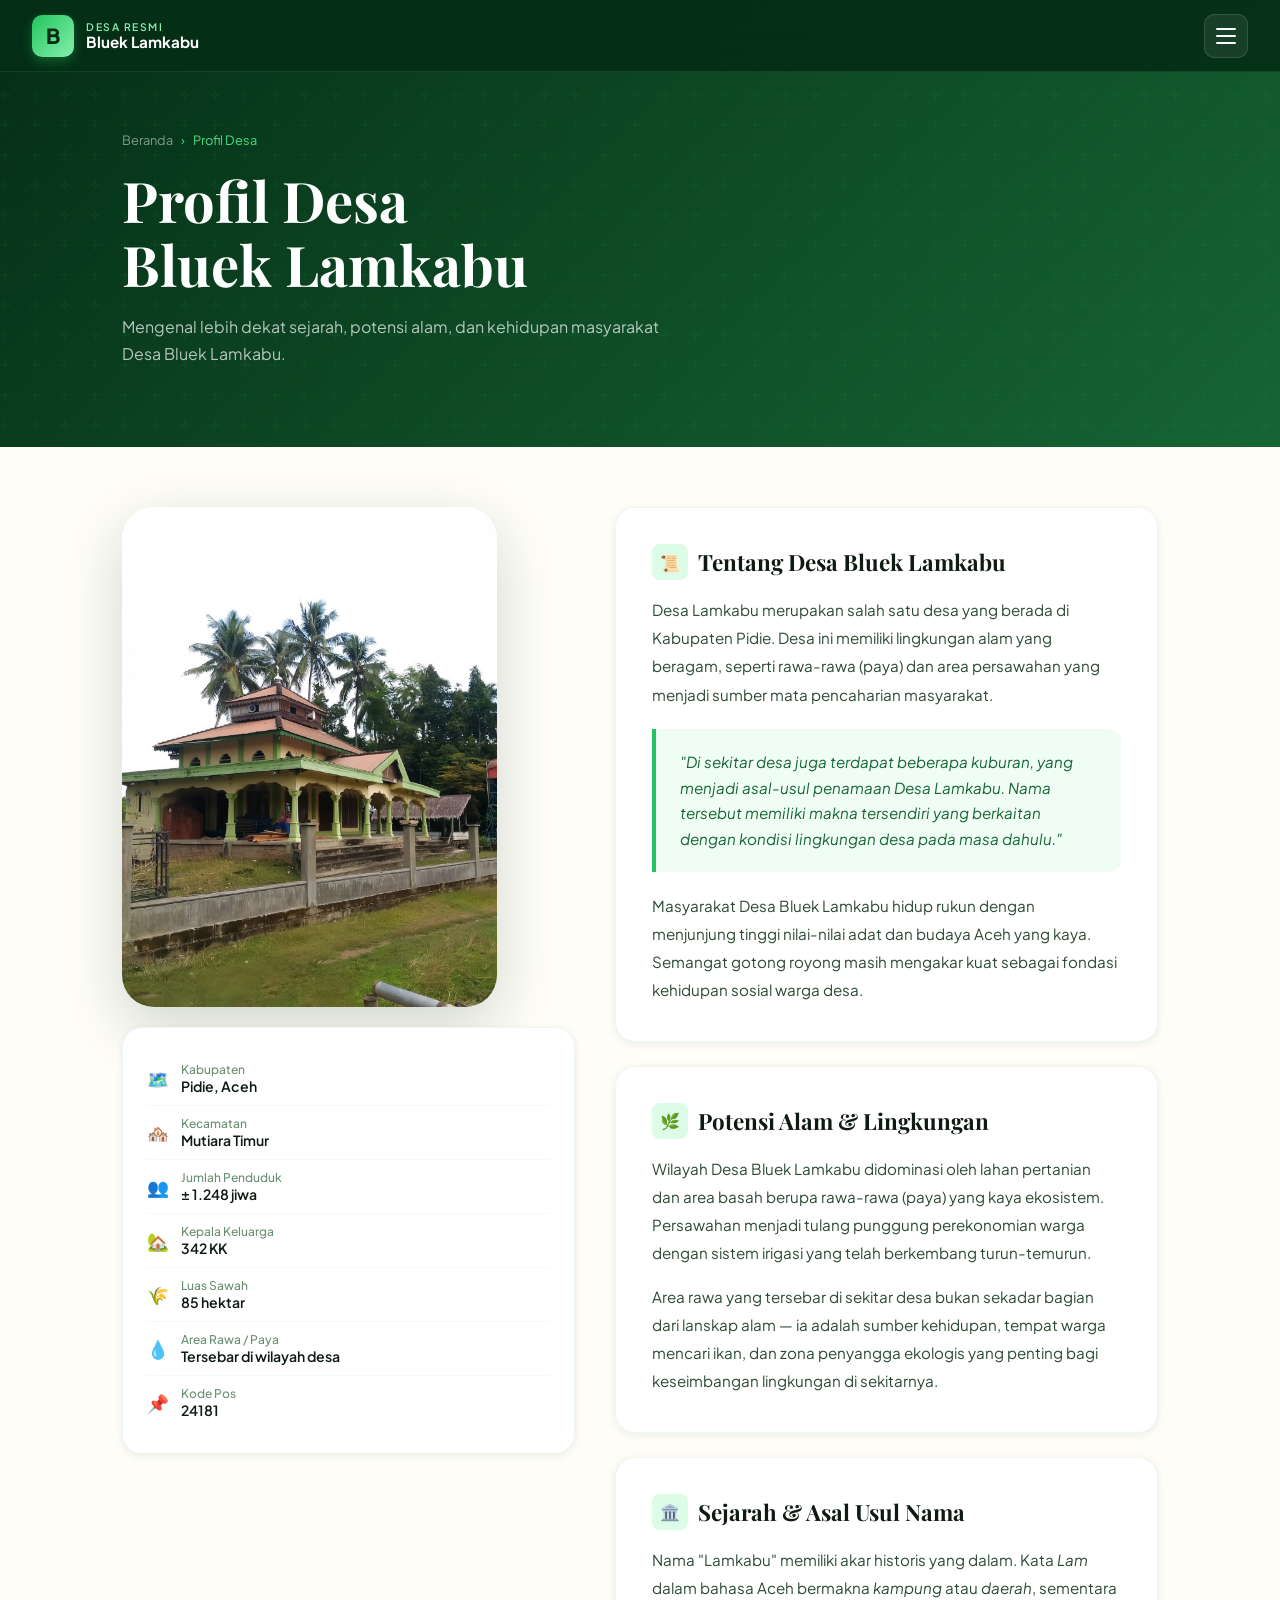
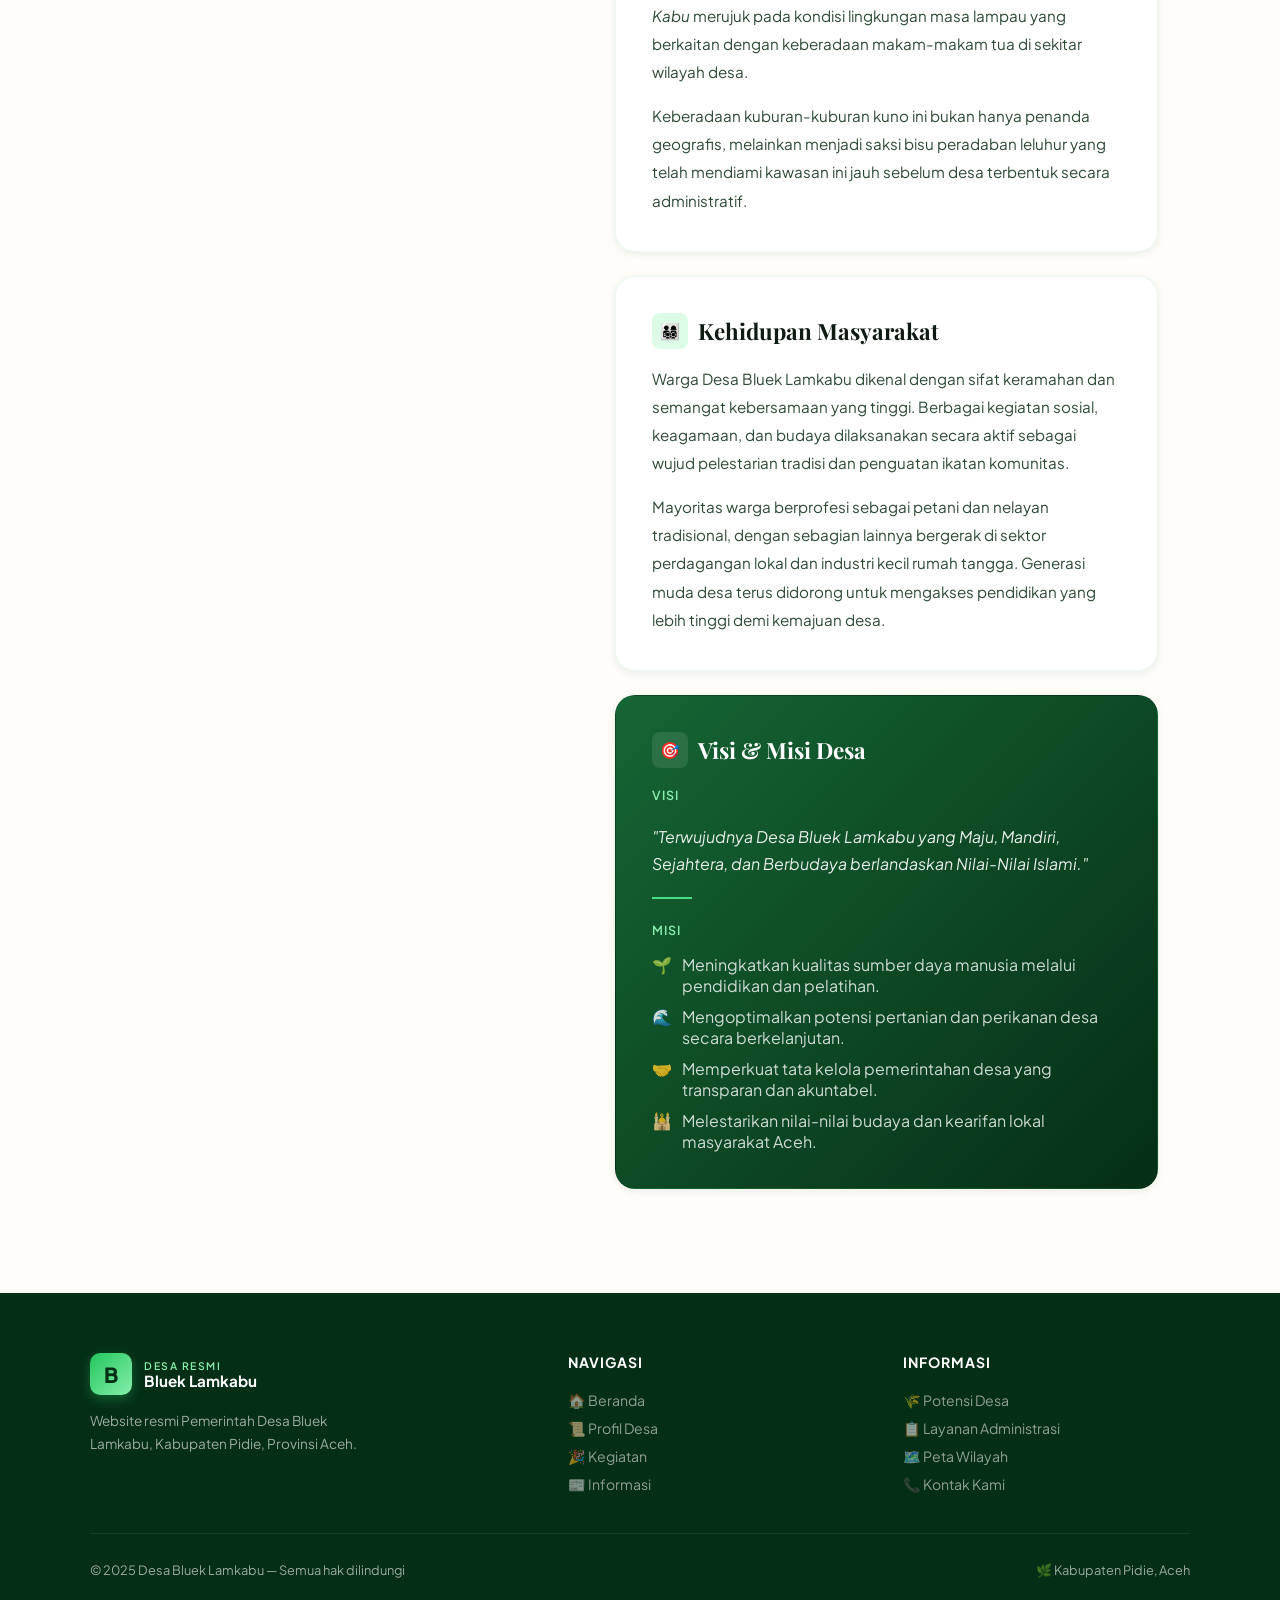
<file: profil.html>
<!DOCTYPE html>
<html lang="id">
<head>
  <meta charset="UTF-8" />
  <meta name="viewport" content="width=device-width, initial-scale=1.0" />
  <title>Profil Desa — Bluek Lamkabu</title>
  <link rel="stylesheet" href="style.css" />
</head>
<body>

  <!-- ═══ NAVBAR ═══════════════════════════════════════════════════ -->
  <header class="navbar" id="navbar">
    <a href="index.html" class="nav-brand">
      <div class="nav-logo">B</div>
      <div class="nav-title">
        <span>Desa Resmi</span>
        <span>Bluek Lamkabu</span>
      </div>
    </a>
    <button class="hamburger" id="hamburger" aria-label="Menu">
      <span></span><span></span><span></span>
    </button>
  </header>

  <div class="menu-overlay" id="menuOverlay"></div>
  <aside class="side-menu" id="sideMenu">
    <div class="side-menu-header">
      <p>Navigasi Utama</p>
      <h3>Desa Bluek<br>Lamkabu</h3>
    </div>
    <nav>
      <a href="index.html"><span class="menu-icon">🏠</span> Beranda</a>
      <a href="profil.html"><span class="menu-icon">📜</span> Profil Desa</a>
      <a href="kegiatan.html"><span class="menu-icon">🎉</span> Kegiatan</a>
      <a href="informasi.html"><span class="menu-icon">📰</span> Informasi</a>
    </nav>
    <div class="side-menu-footer">
      <p>© 2025 Pemerintah Desa Bluek Lamkabu<br>Kabupaten Pidie, Aceh</p>
    </div>
  </aside>

  <!-- ═══ PAGE HERO ════════════════════════════════════════════════ -->
  <section class="page-hero">
    <div class="page-hero-content">
      <div class="breadcrumb">
        <a href="index.html">Beranda</a>
        <span>›</span>
        <span>Profil Desa</span>
      </div>
      <h1>Profil Desa<br>Bluek Lamkabu</h1>
      <p>Mengenal lebih dekat sejarah, potensi alam, dan kehidupan masyarakat Desa Bluek Lamkabu.</p>
    </div>
  </section>

  <!-- ═══ CONTENT ══════════════════════════════════════════════════ -->
  <div class="content-section">
    <div class="profil-grid">

      <!-- Visual Sidebar -->
      <div class="profil-visual reveal">
        <div class="profil-img-wrap">
          <img
            src="images/menasah.jpg"
            alt="Foto Desa Bluek Lamkabu"
            loading="lazy"
          />
        </div>
        <div class="profil-quick">
          <div class="quick-row">
            <span class="q-icon">🗺️</span>
            <div>
              <div class="q-label">Kabupaten</div>
              <div class="q-value">Pidie, Aceh</div>
            </div>
          </div>
          <div class="quick-row">
            <span class="q-icon">🏘️</span>
            <div>
              <div class="q-label">Kecamatan</div>
              <div class="q-value">Mutiara Timur</div>
            </div>
          </div>
          <div class="quick-row">
            <span class="q-icon">👥</span>
            <div>
              <div class="q-label">Jumlah Penduduk</div>
              <div class="q-value">± 1.248 jiwa</div>
            </div>
          </div>
          <div class="quick-row">
            <span class="q-icon">🏡</span>
            <div>
              <div class="q-label">Kepala Keluarga</div>
              <div class="q-value">342 KK</div>
            </div>
          </div>
          <div class="quick-row">
            <span class="q-icon">🌾</span>
            <div>
              <div class="q-label">Luas Sawah</div>
              <div class="q-value">85 hektar</div>
            </div>
          </div>
          <div class="quick-row">
            <span class="q-icon">💧</span>
            <div>
              <div class="q-label">Area Rawa / Paya</div>
              <div class="q-value">Tersebar di wilayah desa</div>
            </div>
          </div>
          <div class="quick-row">
            <span class="q-icon">📌</span>
            <div>
              <div class="q-label">Kode Pos</div>
              <div class="q-value">24181</div>
            </div>
          </div>
        </div>
      </div>

      <!-- Main Content -->
      <div class="profil-content">

        <div class="prose-card reveal">
          <h3>
            <span class="card-icon">📜</span>
            Tentang Desa Bluek Lamkabu
          </h3>
          <p>Desa Lamkabu merupakan salah satu desa yang berada di Kabupaten Pidie. Desa ini memiliki lingkungan alam yang beragam, seperti rawa-rawa (paya) dan area persawahan yang menjadi sumber mata pencaharian masyarakat.</p>
          <div class="highlight-box">
            "Di sekitar desa juga terdapat beberapa kuburan, yang menjadi asal-usul penamaan Desa Lamkabu. Nama tersebut memiliki makna tersendiri yang berkaitan dengan kondisi lingkungan desa pada masa dahulu."
          </div>
          <p>Masyarakat Desa Bluek Lamkabu hidup rukun dengan menjunjung tinggi nilai-nilai adat dan budaya Aceh yang kaya. Semangat gotong royong masih mengakar kuat sebagai fondasi kehidupan sosial warga desa.</p>
        </div>

        <div class="prose-card reveal">
          <h3>
            <span class="card-icon">🌿</span>
            Potensi Alam & Lingkungan
          </h3>
          <p>Wilayah Desa Bluek Lamkabu didominasi oleh lahan pertanian dan area basah berupa rawa-rawa (paya) yang kaya ekosistem. Persawahan menjadi tulang punggung perekonomian warga dengan sistem irigasi yang telah berkembang turun-temurun.</p>
          <p>Area rawa yang tersebar di sekitar desa bukan sekadar bagian dari lanskap alam — ia adalah sumber kehidupan, tempat warga mencari ikan, dan zona penyangga ekologis yang penting bagi keseimbangan lingkungan di sekitarnya.</p>
        </div>

        <div class="prose-card reveal">
          <h3>
            <span class="card-icon">🏛️</span>
            Sejarah & Asal Usul Nama
          </h3>
          <p>Nama "Lamkabu" memiliki akar historis yang dalam. Kata <em>Lam</em> dalam bahasa Aceh bermakna <em>kampung</em> atau <em>daerah</em>, sementara <em>Kabu</em> merujuk pada kondisi lingkungan masa lampau yang berkaitan dengan keberadaan makam-makam tua di sekitar wilayah desa.</p>
          <p>Keberadaan kuburan-kuburan kuno ini bukan hanya penanda geografis, melainkan menjadi saksi bisu peradaban leluhur yang telah mendiami kawasan ini jauh sebelum desa terbentuk secara administratif.</p>
        </div>

        <div class="prose-card reveal">
          <h3>
            <span class="card-icon">👨‍👩‍👧‍👦</span>
            Kehidupan Masyarakat
          </h3>
          <p>Warga Desa Bluek Lamkabu dikenal dengan sifat keramahan dan semangat kebersamaan yang tinggi. Berbagai kegiatan sosial, keagamaan, dan budaya dilaksanakan secara aktif sebagai wujud pelestarian tradisi dan penguatan ikatan komunitas.</p>
          <p>Mayoritas warga berprofesi sebagai petani dan nelayan tradisional, dengan sebagian lainnya bergerak di sektor perdagangan lokal dan industri kecil rumah tangga. Generasi muda desa terus didorong untuk mengakses pendidikan yang lebih tinggi demi kemajuan desa.</p>
        </div>

        <!-- Visi Misi -->
        <div class="prose-card reveal" style="background: linear-gradient(135deg, var(--green-800), var(--green-950)); border-color: transparent;">
          <h3 style="color: var(--white)">
            <span class="card-icon" style="background: rgba(255,255,255,0.1)">🎯</span>
            Visi & Misi Desa
          </h3>
          <div style="margin-bottom: 20px">
            <p style="color: var(--green-300); font-size: 0.78rem; text-transform: uppercase; letter-spacing: 1px; font-weight: 600; margin-bottom: 8px">Visi</p>
            <p style="color: rgba(255,255,255,0.9); font-size: 1rem; font-style: italic; line-height: 1.7">"Terwujudnya Desa Bluek Lamkabu yang Maju, Mandiri, Sejahtera, dan Berbudaya berlandaskan Nilai-Nilai Islami."</p>
          </div>
          <div style="width: 40px; height: 2px; background: var(--green-400); margin: 20px 0;"></div>
          <p style="color: var(--green-300); font-size: 0.78rem; text-transform: uppercase; letter-spacing: 1px; font-weight: 600; margin-bottom: 12px">Misi</p>
          <ul style="color: rgba(255,255,255,0.8); list-style: none; display: flex; flex-direction: column; gap: 10px;">
            <li style="display:flex; gap:10px; align-items:flex-start"><span>🌱</span> Meningkatkan kualitas sumber daya manusia melalui pendidikan dan pelatihan.</li>
            <li style="display:flex; gap:10px; align-items:flex-start"><span>🌊</span> Mengoptimalkan potensi pertanian dan perikanan desa secara berkelanjutan.</li>
            <li style="display:flex; gap:10px; align-items:flex-start"><span>🤝</span> Memperkuat tata kelola pemerintahan desa yang transparan dan akuntabel.</li>
            <li style="display:flex; gap:10px; align-items:flex-start"><span>🕌</span> Melestarikan nilai-nilai budaya dan kearifan lokal masyarakat Aceh.</li>
          </ul>
        </div>

      </div>
    </div>
  </div>

  <!-- ═══ FOOTER ════════════════════════════════════════════════════ -->
  <footer>
    <div class="footer-inner">
      <div class="footer-top">
        <div class="footer-brand">
          <a href="index.html" class="nav-brand" style="margin-bottom:14px; display:flex">
            <div class="nav-logo">B</div>
            <div class="nav-title">
              <span>Desa Resmi</span>
              <span>Bluek Lamkabu</span>
            </div>
          </a>
          <p>Website resmi Pemerintah Desa Bluek Lamkabu, Kabupaten Pidie, Provinsi Aceh.</p>
        </div>
        <div class="footer-col">
          <h4>Navigasi</h4>
          <ul>
            <li><a href="index.html">🏠 Beranda</a></li>
            <li><a href="profil.html">📜 Profil Desa</a></li>
            <li><a href="kegiatan.html">🎉 Kegiatan</a></li>
            <li><a href="informasi.html">📰 Informasi</a></li>
          </ul>
        </div>
        <div class="footer-col">
          <h4>Informasi</h4>
          <ul>
            <li><a href="#">🌾 Potensi Desa</a></li>
            <li><a href="#">📋 Layanan Administrasi</a></li>
            <li><a href="#">🗺️ Peta Wilayah</a></li>
            <li><a href="#">📞 Kontak Kami</a></li>
          </ul>
        </div>
      </div>
      <div class="footer-bottom">
        <span>© 2025 Desa Bluek Lamkabu — Semua hak dilindungi</span>
        <span>🌿 Kabupaten Pidie, Aceh</span>
      </div>
    </div>
  </footer>

  <script src="main.js"></script>
</body>
</html>
</file>
<file: style.css>
@import url('https://fonts.googleapis.com/css2?family=Plus+Jakarta+Sans:wght@300;400;500;600;700;800&family=Playfair+Display:ital,wght@0,600;0,700;1,600&display=swap');

:root {
  --green-950: #052e16;
  --green-900: #14532d;
  --green-800: #166534;
  --green-700: #15803d;
  --green-600: #16a34a;
  --green-500: #22c55e;
  --green-400: #4ade80;
  --green-300: #86efac;
  --green-100: #dcfce7;
  --green-50: #f0fdf4;
  --gold: #d4a84b;
  --gold-light: #f0d080;
  --cream: #fefdf8;
  --text-dark: #0f1a12;
  --text-mid: #2d4a35;
  --text-light: #6b8f72;
  --white: #ffffff;
  --shadow-sm: 0 2px 8px rgba(5, 46, 22, 0.08);
  --shadow-md: 0 8px 32px rgba(5, 46, 22, 0.12);
  --shadow-lg: 0 20px 60px rgba(5, 46, 22, 0.18);
  --radius-sm: 12px;
  --radius-md: 20px;
  --radius-lg: 32px;
  --radius-xl: 48px;
  --transition: all 0.3s cubic-bezier(0.4, 0, 0.2, 1);
}

*, *::before, *::after {
  box-sizing: border-box;
  margin: 0;
  padding: 0;
}

html {
  scroll-behavior: smooth;
  font-size: 16px;
}

body {
  font-family: 'Plus Jakarta Sans', sans-serif;
  background: var(--cream);
  color: var(--text-dark);
  overflow-x: hidden;
  opacity: 0;
  animation: pageIn 0.6s ease forwards 0.1s;
}

@keyframes pageIn {
  from { opacity: 0; transform: translateY(12px); }
  to { opacity: 1; transform: translateY(0); }
}

/* ─── NAVBAR ─────────────────────────────────────────── */
.navbar {
  position: fixed;
  top: 0;
  left: 0;
  right: 0;
  z-index: 1000;
  padding: 0 2rem;
  height: 72px;
  display: flex;
  align-items: center;
  justify-content: space-between;
  background: rgba(5, 46, 22, 0.92);
  backdrop-filter: blur(20px);
  -webkit-backdrop-filter: blur(20px);
  border-bottom: 1px solid rgba(134, 239, 172, 0.1);
  transition: var(--transition);
}

.navbar.scrolled {
  background: rgba(5, 46, 22, 0.98);
  box-shadow: var(--shadow-md);
}

.nav-brand {
  display: flex;
  align-items: center;
  gap: 12px;
  text-decoration: none;
}

.nav-logo {
  width: 42px;
  height: 42px;
  background: linear-gradient(135deg, var(--green-500), var(--green-300));
  border-radius: 10px;
  display: flex;
  align-items: center;
  justify-content: center;
  font-size: 1.3rem;
  font-weight: 800;
  color: var(--green-950);
  box-shadow: 0 4px 12px rgba(34, 197, 94, 0.35);
}

.nav-title {
  display: flex;
  flex-direction: column;
}

.nav-title span:first-child {
  font-size: 0.65rem;
  font-weight: 600;
  color: var(--green-300);
  text-transform: uppercase;
  letter-spacing: 1.5px;
}

.nav-title span:last-child {
  font-size: 0.95rem;
  font-weight: 700;
  color: var(--white);
  line-height: 1.2;
}

.hamburger {
  width: 44px;
  height: 44px;
  background: rgba(255,255,255,0.08);
  border: 1px solid rgba(255,255,255,0.12);
  border-radius: 10px;
  cursor: pointer;
  display: flex;
  flex-direction: column;
  align-items: center;
  justify-content: center;
  gap: 5px;
  transition: var(--transition);
  z-index: 1100;
  position: relative;
}

.hamburger:hover {
  background: rgba(255,255,255,0.15);
}

.hamburger span {
  display: block;
  width: 20px;
  height: 2px;
  background: var(--white);
  border-radius: 2px;
  transition: var(--transition);
  transform-origin: center;
}

.hamburger.active span:nth-child(1) {
  transform: translateY(7px) rotate(45deg);
}

.hamburger.active span:nth-child(2) {
  opacity: 0;
  transform: scaleX(0);
}

.hamburger.active span:nth-child(3) {
  transform: translateY(-7px) rotate(-45deg);
}

/* ─── MENU OVERLAY ───────────────────────────────────── */
.menu-overlay {
  position: fixed;
  inset: 0;
  background: rgba(5, 30, 12, 0.7);
  z-index: 1050;
  opacity: 0;
  pointer-events: none;
  transition: opacity 0.35s ease;
  backdrop-filter: blur(4px);
}

.menu-overlay.active {
  opacity: 1;
  pointer-events: all;
}

.side-menu {
  position: fixed;
  top: 0;
  right: 0;
  width: 300px;
  height: 100vh;
  background: linear-gradient(160deg, var(--green-950) 0%, #0a2d18 100%);
  z-index: 1060;
  transform: translateX(100%);
  transition: transform 0.4s cubic-bezier(0.4, 0, 0.2, 1);
  padding: 90px 0 40px;
  display: flex;
  flex-direction: column;
  border-left: 1px solid rgba(134, 239, 172, 0.1);
}

.side-menu.active {
  transform: translateX(0);
}

.side-menu-header {
  padding: 0 32px 32px;
  border-bottom: 1px solid rgba(134, 239, 172, 0.12);
  margin-bottom: 16px;
}

.side-menu-header p {
  font-size: 0.7rem;
  text-transform: uppercase;
  letter-spacing: 2px;
  color: var(--green-400);
  font-weight: 600;
}

.side-menu-header h3 {
  font-family: 'Playfair Display', serif;
  color: var(--white);
  font-size: 1.3rem;
  margin-top: 4px;
}

.side-menu nav {
  flex: 1;
  padding: 8px 0;
}

.side-menu nav a {
  display: flex;
  align-items: center;
  gap: 14px;
  padding: 14px 32px;
  color: rgba(255,255,255,0.75);
  text-decoration: none;
  font-weight: 500;
  font-size: 0.95rem;
  transition: var(--transition);
  border-left: 3px solid transparent;
  position: relative;
}

.side-menu nav a .menu-icon {
  width: 36px;
  height: 36px;
  background: rgba(255,255,255,0.06);
  border-radius: 8px;
  display: flex;
  align-items: center;
  justify-content: center;
  font-size: 1rem;
  transition: var(--transition);
  flex-shrink: 0;
}

.side-menu nav a:hover,
.side-menu nav a.active {
  color: var(--white);
  background: rgba(34, 197, 94, 0.08);
  border-left-color: var(--green-400);
}

.side-menu nav a:hover .menu-icon,
.side-menu nav a.active .menu-icon {
  background: rgba(34, 197, 94, 0.15);
}

.side-menu-footer {
  padding: 24px 32px 0;
  border-top: 1px solid rgba(134, 239, 172, 0.12);
}

.side-menu-footer p {
  font-size: 0.72rem;
  color: rgba(255,255,255,0.35);
  line-height: 1.6;
}

/* ─── HERO ───────────────────────────────────────────── */
.hero {
  position: relative;
  min-height: 100vh;
  display: flex;
  align-items: center;
  justify-content: center;
  overflow: hidden;
}

.hero-bg {
  position: absolute;
  inset: 0;
 background-image: url('images/alam_rawa.jpg');
  background-size: cover;
  background-position: center;
  transform: scale(1.05);
  transition: transform 0.1s linear;
}

.hero-overlay {
  position: absolute;
  inset: 0;
  background: linear-gradient(
    160deg,
    rgba(5, 46, 22, 0.88) 0%,
    rgba(21, 128, 61, 0.65) 50%,
    rgba(5, 46, 22, 0.82) 100%
  );
}

.hero-content {
  position: relative;
  z-index: 2;
  text-align: center;
  padding: 2rem;
  max-width: 780px;
}

.hero-badge {
  display: inline-flex;
  align-items: center;
  gap: 8px;
  background: rgba(34, 197, 94, 0.15);
  border: 1px solid rgba(34, 197, 94, 0.35);
  color: var(--green-300);
  padding: 6px 18px;
  border-radius: 50px;
  font-size: 0.75rem;
  font-weight: 600;
  letter-spacing: 1.5px;
  text-transform: uppercase;
  margin-bottom: 24px;
  animation: fadeSlideDown 0.8s ease 0.2s both;
}

@keyframes fadeSlideDown {
  from { opacity: 0; transform: translateY(-20px); }
  to { opacity: 1; transform: translateY(0); }
}

.hero h1 {
  font-family: 'Playfair Display', serif;
  font-size: clamp(2.8rem, 7vw, 5.5rem);
  color: var(--white);
  line-height: 1.1;
  margin-bottom: 20px;
  animation: fadeSlideUp 0.8s ease 0.35s both;
}

.hero h1 em {
  font-style: italic;
  color: var(--green-300);
}

.hero p {
  font-size: clamp(1rem, 2.5vw, 1.2rem);
  color: rgba(255,255,255,0.8);
  max-width: 560px;
  margin: 0 auto 40px;
  line-height: 1.7;
  animation: fadeSlideUp 0.8s ease 0.5s both;
}

@keyframes fadeSlideUp {
  from { opacity: 0; transform: translateY(30px); }
  to { opacity: 1; transform: translateY(0); }
}

.hero-actions {
  display: flex;
  gap: 16px;
  justify-content: center;
  flex-wrap: wrap;
  animation: fadeSlideUp 0.8s ease 0.65s both;
}

.btn-primary {
  display: inline-flex;
  align-items: center;
  gap: 8px;
  background: linear-gradient(135deg, var(--green-500), var(--green-700));
  color: var(--white);
  padding: 14px 32px;
  border-radius: 50px;
  text-decoration: none;
  font-weight: 700;
  font-size: 0.9rem;
  transition: var(--transition);
  box-shadow: 0 8px 24px rgba(22, 163, 74, 0.4);
}

.btn-primary:hover {
  transform: translateY(-3px);
  box-shadow: 0 16px 40px rgba(22, 163, 74, 0.5);
}

.btn-ghost {
  display: inline-flex;
  align-items: center;
  gap: 8px;
  background: rgba(255,255,255,0.1);
  border: 1.5px solid rgba(255,255,255,0.3);
  color: var(--white);
  padding: 14px 32px;
  border-radius: 50px;
  text-decoration: none;
  font-weight: 600;
  font-size: 0.9rem;
  transition: var(--transition);
  backdrop-filter: blur(8px);
}

.btn-ghost:hover {
  background: rgba(255,255,255,0.18);
  transform: translateY(-3px);
}

.hero-scroll {
  position: absolute;
  bottom: 40px;
  left: 50%;
  transform: translateX(-50%);
  z-index: 2;
  display: flex;
  flex-direction: column;
  align-items: center;
  gap: 8px;
  color: rgba(255,255,255,0.5);
  font-size: 0.7rem;
  letter-spacing: 2px;
  text-transform: uppercase;
  animation: bounce 2s ease infinite 2s;
}

.scroll-line {
  width: 1px;
  height: 40px;
  background: linear-gradient(to bottom, rgba(255,255,255,0.5), transparent);
}

@keyframes bounce {
  0%, 100% { transform: translateX(-50%) translateY(0); }
  50% { transform: translateX(-50%) translateY(8px); }
}

/* ─── SECTIONS ───────────────────────────────────────── */
.section {
  padding: 80px 2rem;
  max-width: 1100px;
  margin: 0 auto;
}

.section-label {
  display: inline-flex;
  align-items: center;
  gap: 8px;
  background: var(--green-100);
  color: var(--green-700);
  padding: 5px 14px;
  border-radius: 50px;
  font-size: 0.72rem;
  font-weight: 700;
  text-transform: uppercase;
  letter-spacing: 1.5px;
  margin-bottom: 12px;
}

.section-title {
  font-family: 'Playfair Display', serif;
  font-size: clamp(1.8rem, 4vw, 2.8rem);
  color: var(--text-dark);
  line-height: 1.2;
  margin-bottom: 16px;
}

.section-desc {
  color: var(--text-light);
  font-size: 1rem;
  line-height: 1.7;
  max-width: 600px;
}

/* ─── WELCOME CARD ───────────────────────────────────── */
.welcome-section {
  padding: 80px 2rem 0;
  max-width: 1100px;
  margin: 0 auto;
}

.welcome-card {
  background: linear-gradient(135deg, var(--green-800) 0%, var(--green-950) 100%);
  border-radius: var(--radius-lg);
  padding: 60px;
  display: grid;
  grid-template-columns: 1fr 1fr;
  gap: 48px;
  align-items: center;
  position: relative;
  overflow: hidden;
  box-shadow: var(--shadow-lg);
}

.welcome-card::before {
  content: '';
  position: absolute;
  top: -50%;
  right: -10%;
  width: 400px;
  height: 400px;
  background: radial-gradient(circle, rgba(34, 197, 94, 0.15) 0%, transparent 70%);
  pointer-events: none;
}

.welcome-card::after {
  content: '🌾';
  position: absolute;
  bottom: -10px;
  right: 40px;
  font-size: 8rem;
  opacity: 0.06;
  transform: rotate(-10deg);
}

.welcome-text .eyebrow {
  font-size: 0.72rem;
  text-transform: uppercase;
  letter-spacing: 2px;
  color: var(--green-300);
  font-weight: 600;
  margin-bottom: 12px;
}

.welcome-text h2 {
  font-family: 'Playfair Display', serif;
  font-size: 2.2rem;
  color: var(--white);
  line-height: 1.3;
  margin-bottom: 20px;
}

.welcome-text p {
  color: rgba(255,255,255,0.7);
  line-height: 1.8;
  font-size: 0.95rem;
}

.welcome-divider {
  width: 40px;
  height: 3px;
  background: linear-gradient(to right, var(--green-400), var(--green-600));
  border-radius: 2px;
  margin: 20px 0;
}

.welcome-sig {
  display: flex;
  align-items: center;
  gap: 12px;
  margin-top: 28px;
}

.sig-avatar {
  width: 48px;
  height: 48px;
  background: linear-gradient(135deg, var(--green-400), var(--green-600));
  border-radius: 50%;
  display: flex;
  align-items: center;
  justify-content: center;
  font-size: 1.3rem;
}

.sig-info span {
  display: block;
}

.sig-info .sig-name {
  font-weight: 700;
  color: var(--white);
  font-size: 0.9rem;
}

.sig-info .sig-role {
  font-size: 0.75rem;
  color: rgba(255,255,255,0.5);
}

.welcome-visual {
  display: flex;
  flex-direction: column;
  gap: 16px;
}

.info-pill {
  background: rgba(255,255,255,0.06);
  border: 1px solid rgba(255,255,255,0.1);
  border-radius: var(--radius-sm);
  padding: 18px 22px;
  display: flex;
  align-items: center;
  gap: 14px;
  transition: var(--transition);
}

.info-pill:hover {
  background: rgba(255,255,255,0.1);
  transform: translateX(-6px);
}

.info-pill .pill-icon {
  font-size: 1.5rem;
}

.info-pill .pill-text span {
  display: block;
}

.info-pill .pill-text .label {
  font-size: 0.72rem;
  color: rgba(255,255,255,0.45);
  text-transform: uppercase;
  letter-spacing: 1px;
}

.info-pill .pill-text .value {
  font-weight: 700;
  color: var(--white);
  font-size: 1rem;
}

/* ─── STAT CARDS ─────────────────────────────────────── */
.stats-section {
  padding: 48px 2rem 80px;
  max-width: 1100px;
  margin: 0 auto;
}

.stats-grid {
  display: grid;
  grid-template-columns: repeat(4, 1fr);
  gap: 20px;
}

.stat-card {
  background: var(--white);
  border-radius: var(--radius-md);
  padding: 32px 24px;
  text-align: center;
  box-shadow: var(--shadow-sm);
  border: 1px solid rgba(22, 163, 74, 0.08);
  transition: var(--transition);
  position: relative;
  overflow: hidden;
}

.stat-card::before {
  content: '';
  position: absolute;
  bottom: 0;
  left: 0;
  right: 0;
  height: 4px;
  background: linear-gradient(to right, var(--green-500), var(--green-300));
}

.stat-card:hover {
  transform: translateY(-8px);
  box-shadow: var(--shadow-lg);
}

.stat-icon {
  width: 60px;
  height: 60px;
  background: linear-gradient(135deg, var(--green-100), var(--green-50));
  border-radius: var(--radius-sm);
  display: flex;
  align-items: center;
  justify-content: center;
  font-size: 1.6rem;
  margin: 0 auto 16px;
}

.stat-value {
  font-family: 'Playfair Display', serif;
  font-size: 2.2rem;
  font-weight: 700;
  color: var(--green-800);
  line-height: 1;
  margin-bottom: 6px;
}

.stat-label {
  font-size: 0.8rem;
  color: var(--text-light);
  font-weight: 500;
  text-transform: uppercase;
  letter-spacing: 0.5px;
}

/* ─── GALLERY ────────────────────────────────────────── */
.gallery-section {
  background: linear-gradient(180deg, var(--cream) 0%, var(--green-50) 100%);
  padding: 80px 0;
}

.gallery-inner {
  max-width: 1100px;
  margin: 0 auto;
  padding: 0 2rem;
}

.gallery-grid {
  display: grid;
  grid-template-columns: 1.6fr 1fr;
  grid-template-rows: 260px 200px;
  gap: 16px;
  margin-top: 40px;
}

.gallery-img {
  border-radius: var(--radius-md);
  overflow: hidden;
  position: relative;
  cursor: pointer;
}

.gallery-img.large {
  grid-row: 1 / 3;
}

.gallery-img img {
  width: 100%;
  height: 100%;
  object-fit: cover;
  transition: transform 0.6s ease;
}

.gallery-img:hover img {
  transform: scale(1.06);
}

.gallery-caption {
  position: absolute;
  bottom: 0;
  left: 0;
  right: 0;
  padding: 20px;
  background: linear-gradient(to top, rgba(5, 46, 22, 0.8), transparent);
  color: var(--white);
  font-size: 0.85rem;
  font-weight: 600;
  transform: translateY(100%);
  transition: var(--transition);
}

.gallery-img:hover .gallery-caption {
  transform: translateY(0);
}

/* ─── MAPS ───────────────────────────────────────────── */
.maps-section {
  padding: 80px 2rem;
  max-width: 1100px;
  margin: 0 auto;
}

.maps-wrapper {
  display: grid;
  grid-template-columns: 1fr 1.5fr;
  gap: 40px;
  align-items: center;
  margin-top: 40px;
}

.map-iframe-wrap {
  border-radius: var(--radius-lg);
  overflow: hidden;
  box-shadow: var(--shadow-lg);
  border: 3px solid var(--white);
}

.map-iframe-wrap iframe {
  display: block;
  width: 100%;
  height: 380px;
  border: none;
}

.maps-info {
  display: flex;
  flex-direction: column;
  gap: 20px;
}

.maps-info h3 {
  font-family: 'Playfair Display', serif;
  font-size: 1.6rem;
  color: var(--text-dark);
}

.address-card {
  background: var(--white);
  border-radius: var(--radius-md);
  padding: 20px 24px;
  display: flex;
  gap: 14px;
  align-items: flex-start;
  box-shadow: var(--shadow-sm);
  border: 1px solid rgba(22, 163, 74, 0.08);
}

.address-card .addr-icon {
  font-size: 1.4rem;
  margin-top: 2px;
}

.address-card .addr-label {
  font-size: 0.72rem;
  text-transform: uppercase;
  letter-spacing: 1px;
  color: var(--text-light);
  font-weight: 600;
}

.address-card .addr-value {
  font-weight: 600;
  color: var(--text-dark);
  margin-top: 2px;
  font-size: 0.9rem;
  line-height: 1.5;
}

/* ─── PAGE HERO (inner pages) ────────────────────────── */
.page-hero {
  padding-top: 72px;
  background: linear-gradient(135deg, var(--green-950) 0%, var(--green-800) 100%);
  padding-bottom: 60px;
  position: relative;
  overflow: hidden;
}

.page-hero::before {
  content: '';
  position: absolute;
  inset: 0;
  background-image: url("data:image/svg+xml,%3Csvg width='60' height='60' viewBox='0 0 60 60' xmlns='http://www.w3.org/2000/svg'%3E%3Cg fill='none' fill-rule='evenodd'%3E%3Cg fill='%2322c55e' fill-opacity='0.05'%3E%3Cpath d='M36 34v-4h-2v4h-4v2h4v4h2v-4h4v-2h-4zm0-30V0h-2v4h-4v2h4v4h2V6h4V4h-4zM6 34v-4H4v4H0v2h4v4h2v-4h4v-2H6zM6 4V0H4v4H0v2h4v4h2V6h4V4H6z'/%3E%3C/g%3E%3C/g%3E%3C/svg%3E");
}

.page-hero-content {
  max-width: 1100px;
  margin: 0 auto;
  padding: 60px 2rem 20px;
  position: relative;
}

.breadcrumb {
  display: flex;
  align-items: center;
  gap: 8px;
  font-size: 0.8rem;
  color: rgba(255,255,255,0.5);
  margin-bottom: 20px;
}

.breadcrumb a {
  color: rgba(255,255,255,0.5);
  text-decoration: none;
  transition: color 0.2s;
}

.breadcrumb a:hover { color: var(--green-300); }

.breadcrumb span { color: var(--green-400); }

.page-hero h1 {
  font-family: 'Playfair Display', serif;
  font-size: clamp(2rem, 5vw, 3.5rem);
  color: var(--white);
  line-height: 1.15;
  margin-bottom: 16px;
}

.page-hero p {
  color: rgba(255,255,255,0.7);
  font-size: 1rem;
  max-width: 550px;
  line-height: 1.7;
}

/* ─── CONTENT SECTION ────────────────────────────────── */
.content-section {
  max-width: 1100px;
  margin: 0 auto;
  padding: 60px 2rem 80px;
}

/* ─── PROFIL PAGE ────────────────────────────────────── */
.profil-grid {
  display: grid;
  grid-template-columns: 1fr 1.2fr;
  gap: 40px;
  align-items: start;
}

.profil-visual {
  position: sticky;
  top: 90px;
}

.profil-img-wrap {
  border-radius: var(--radius-lg);
  overflow: hidden;
  box-shadow: var(--shadow-lg);
  aspect-ratio: 3/4;
  max-height: 500px;
}

.profil-img-wrap img {
  width: 100%;
  height: 100%;
  object-fit: cover;
}

.profil-quick {
  background: var(--white);
  border-radius: var(--radius-md);
  padding: 24px;
  margin-top: 20px;
  box-shadow: var(--shadow-sm);
  border: 1px solid rgba(22, 163, 74, 0.08);
}

.quick-row {
  display: flex;
  align-items: center;
  gap: 12px;
  padding: 10px 0;
  border-bottom: 1px solid var(--green-50);
}

.quick-row:last-child { border-bottom: none; }

.quick-row .q-icon { font-size: 1.1rem; }
.quick-row .q-label { font-size: 0.75rem; color: var(--text-light); font-weight: 500; }
.quick-row .q-value { font-weight: 600; color: var(--text-dark); font-size: 0.88rem; }

.profil-content {}

.prose-card {
  background: var(--white);
  border-radius: var(--radius-md);
  padding: 36px;
  box-shadow: var(--shadow-sm);
  border: 1px solid rgba(22, 163, 74, 0.08);
  margin-bottom: 24px;
}

.prose-card h3 {
  font-family: 'Playfair Display', serif;
  font-size: 1.4rem;
  color: var(--text-dark);
  margin-bottom: 16px;
  display: flex;
  align-items: center;
  gap: 10px;
}

.prose-card h3 .card-icon {
  width: 36px;
  height: 36px;
  background: var(--green-100);
  border-radius: 8px;
  display: flex;
  align-items: center;
  justify-content: center;
  font-size: 1rem;
}

.prose-card p {
  color: var(--text-mid);
  line-height: 1.85;
  font-size: 0.95rem;
}

.prose-card p + p {
  margin-top: 16px;
}

.highlight-box {
  background: var(--green-50);
  border-left: 4px solid var(--green-500);
  border-radius: 0 var(--radius-sm) var(--radius-sm) 0;
  padding: 20px 24px;
  margin: 20px 0;
  font-style: italic;
  color: var(--green-800);
  font-size: 0.95rem;
  line-height: 1.7;
}

/* ─── KEGIATAN PAGE ──────────────────────────────────── */
.kegiatan-grid {
  display: grid;
  grid-template-columns: repeat(auto-fill, minmax(320px, 1fr));
  gap: 24px;
}

.kegiatan-card {
  background: var(--white);
  border-radius: var(--radius-md);
  overflow: hidden;
  box-shadow: var(--shadow-sm);
  border: 1px solid rgba(22, 163, 74, 0.06);
  transition: var(--transition);
  cursor: pointer;
}

.kegiatan-card:hover {
  transform: translateY(-8px);
  box-shadow: var(--shadow-lg);
}

.kegiatan-img {
  height: 200px;
  overflow: hidden;
  position: relative;
}

.kegiatan-img img {
  width: 100%;
  height: 100%;
  object-fit: cover;
  transition: transform 0.5s ease;
}

.kegiatan-card:hover .kegiatan-img img {
  transform: scale(1.08);
}

.kegiatan-img-overlay {
  position: absolute;
  top: 14px;
  left: 14px;
  background: var(--green-700);
  color: var(--white);
  padding: 4px 12px;
  border-radius: 50px;
  font-size: 0.7rem;
  font-weight: 700;
  text-transform: uppercase;
  letter-spacing: 0.5px;
}

.kegiatan-body {
  padding: 24px;
}

.kegiatan-body .k-date {
  font-size: 0.75rem;
  color: var(--text-light);
  display: flex;
  align-items: center;
  gap: 6px;
  margin-bottom: 10px;
}

.kegiatan-body h3 {
  font-weight: 700;
  font-size: 1.05rem;
  color: var(--text-dark);
  margin-bottom: 10px;
  line-height: 1.4;
}

.kegiatan-body p {
  font-size: 0.88rem;
  color: var(--text-light);
  line-height: 1.65;
  margin-bottom: 18px;
}

.kegiatan-footer {
  display: flex;
  align-items: center;
  justify-content: space-between;
  padding-top: 16px;
  border-top: 1px solid var(--green-50);
}

.k-tag {
  display: inline-flex;
  align-items: center;
  gap: 6px;
  background: var(--green-50);
  color: var(--green-700);
  padding: 4px 12px;
  border-radius: 50px;
  font-size: 0.73rem;
  font-weight: 600;
}

.k-arrow {
  width: 32px;
  height: 32px;
  background: var(--green-50);
  border-radius: 50%;
  display: flex;
  align-items: center;
  justify-content: center;
  color: var(--green-700);
  font-size: 0.8rem;
  transition: var(--transition);
}

.kegiatan-card:hover .k-arrow {
  background: var(--green-600);
  color: var(--white);
}

/* ─── INFORMASI PAGE ─────────────────────────────────── */
.info-list {
  display: flex;
  flex-direction: column;
  gap: 20px;
}

.info-card {
  background: var(--white);
  border-radius: var(--radius-md);
  padding: 28px 32px;
  box-shadow: var(--shadow-sm);
  border: 1px solid rgba(22, 163, 74, 0.06);
  display: grid;
  grid-template-columns: auto 1fr auto;
  gap: 24px;
  align-items: center;
  transition: var(--transition);
  cursor: pointer;
}

.info-card:hover {
  transform: translateX(8px);
  box-shadow: var(--shadow-md);
  border-color: rgba(22, 163, 74, 0.2);
}

.info-card-date {
  display: flex;
  flex-direction: column;
  align-items: center;
  justify-content: center;
  background: var(--green-50);
  border-radius: var(--radius-sm);
  padding: 14px 18px;
  min-width: 68px;
}

.info-card-date .day {
  font-family: 'Playfair Display', serif;
  font-size: 1.8rem;
  font-weight: 700;
  color: var(--green-700);
  line-height: 1;
}

.info-card-date .month {
  font-size: 0.68rem;
  font-weight: 600;
  color: var(--green-600);
  text-transform: uppercase;
  letter-spacing: 0.5px;
}

.info-card-body {}

.info-badge {
  display: inline-flex;
  align-items: center;
  gap: 5px;
  padding: 3px 10px;
  border-radius: 50px;
  font-size: 0.68rem;
  font-weight: 700;
  text-transform: uppercase;
  letter-spacing: 0.5px;
  margin-bottom: 8px;
}

.info-badge.penting {
  background: #fef2f2;
  color: #dc2626;
}

.info-badge.umum {
  background: var(--green-50);
  color: var(--green-700);
}

.info-badge.pengumuman {
  background: #fffbeb;
  color: #d97706;
}

.info-card-body h3 {
  font-weight: 700;
  font-size: 1rem;
  color: var(--text-dark);
  margin-bottom: 6px;
  line-height: 1.4;
}

.info-card-body p {
  font-size: 0.85rem;
  color: var(--text-light);
  line-height: 1.6;
}

.info-card-arrow {
  color: var(--green-400);
  font-size: 1.2rem;
  opacity: 0;
  transition: var(--transition);
}

.info-card:hover .info-card-arrow {
  opacity: 1;
  transform: translateX(4px);
}

/* ─── FOOTER ─────────────────────────────────────────── */
footer {
  background: var(--green-950);
  color: rgba(255,255,255,0.6);
  padding: 60px 2rem 32px;
}

.footer-inner {
  max-width: 1100px;
  margin: 0 auto;
}

.footer-top {
  display: grid;
  grid-template-columns: 1.5fr 1fr 1fr;
  gap: 48px;
  padding-bottom: 40px;
  border-bottom: 1px solid rgba(255,255,255,0.08);
}

.footer-brand .nav-brand {
  margin-bottom: 16px;
}

.footer-brand p {
  font-size: 0.85rem;
  line-height: 1.7;
  max-width: 280px;
}

.footer-col h4 {
  color: var(--white);
  font-weight: 700;
  font-size: 0.88rem;
  text-transform: uppercase;
  letter-spacing: 1px;
  margin-bottom: 20px;
}

.footer-col ul {
  list-style: none;
  display: flex;
  flex-direction: column;
  gap: 10px;
}

.footer-col ul li a {
  color: rgba(255,255,255,0.55);
  text-decoration: none;
  font-size: 0.88rem;
  transition: color 0.2s;
  display: flex;
  align-items: center;
  gap: 8px;
}

.footer-col ul li a:hover { color: var(--green-300); }

.footer-bottom {
  padding-top: 28px;
  display: flex;
  align-items: center;
  justify-content: space-between;
  font-size: 0.8rem;
}

/* ─── SCROLL ANIMATIONS ──────────────────────────────── */
.reveal {
  opacity: 0;
  transform: translateY(30px);
  transition: opacity 0.7s ease, transform 0.7s ease;
}

.reveal.visible {
  opacity: 1;
  transform: translateY(0);
}

/* ─── RESPONSIVE ─────────────────────────────────────── */
@media (max-width: 900px) {
  .stats-grid { grid-template-columns: repeat(2, 1fr); }
  .welcome-card { grid-template-columns: 1fr; gap: 32px; }
  .welcome-card::after { display: none; }
  .maps-wrapper { grid-template-columns: 1fr; }
  .gallery-grid { grid-template-columns: 1fr; grid-template-rows: auto; }
  .gallery-img.large { grid-row: auto; }
  .footer-top { grid-template-columns: 1fr; gap: 32px; }
  .profil-grid { grid-template-columns: 1fr; }
  .profil-visual { position: static; }
  .info-card { grid-template-columns: auto 1fr; }
  .info-card-arrow { display: none; }
}

@media (max-width: 600px) {
  .navbar { padding: 0 1.25rem; }
  .section { padding: 60px 1.25rem; }
  .welcome-card { padding: 36px 28px; }
  .stats-grid { grid-template-columns: repeat(2, 1fr); gap: 14px; }
  .hero h1 { font-size: 2.4rem; }
  .side-menu { width: 280px; }
  .kegiatan-grid { grid-template-columns: 1fr; }
  .hero-actions { flex-direction: column; align-items: center; }
}
</file>
